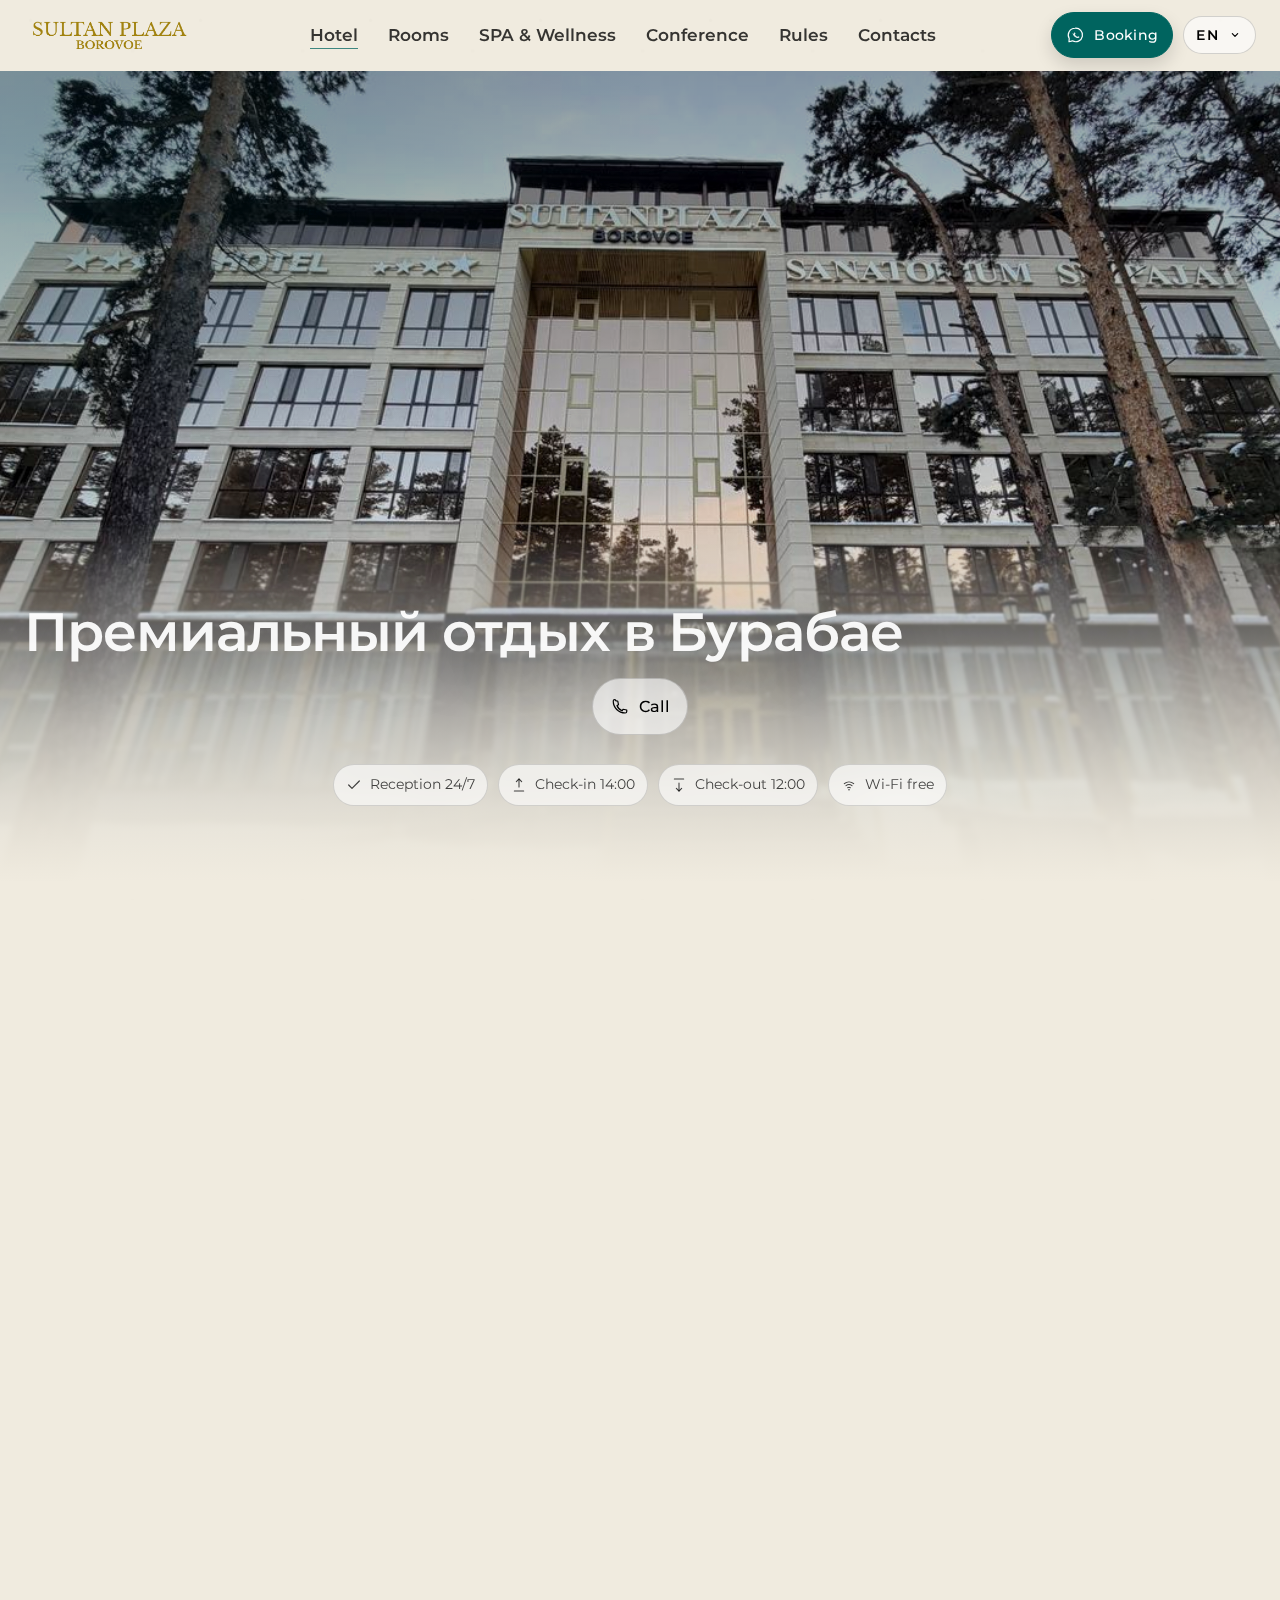
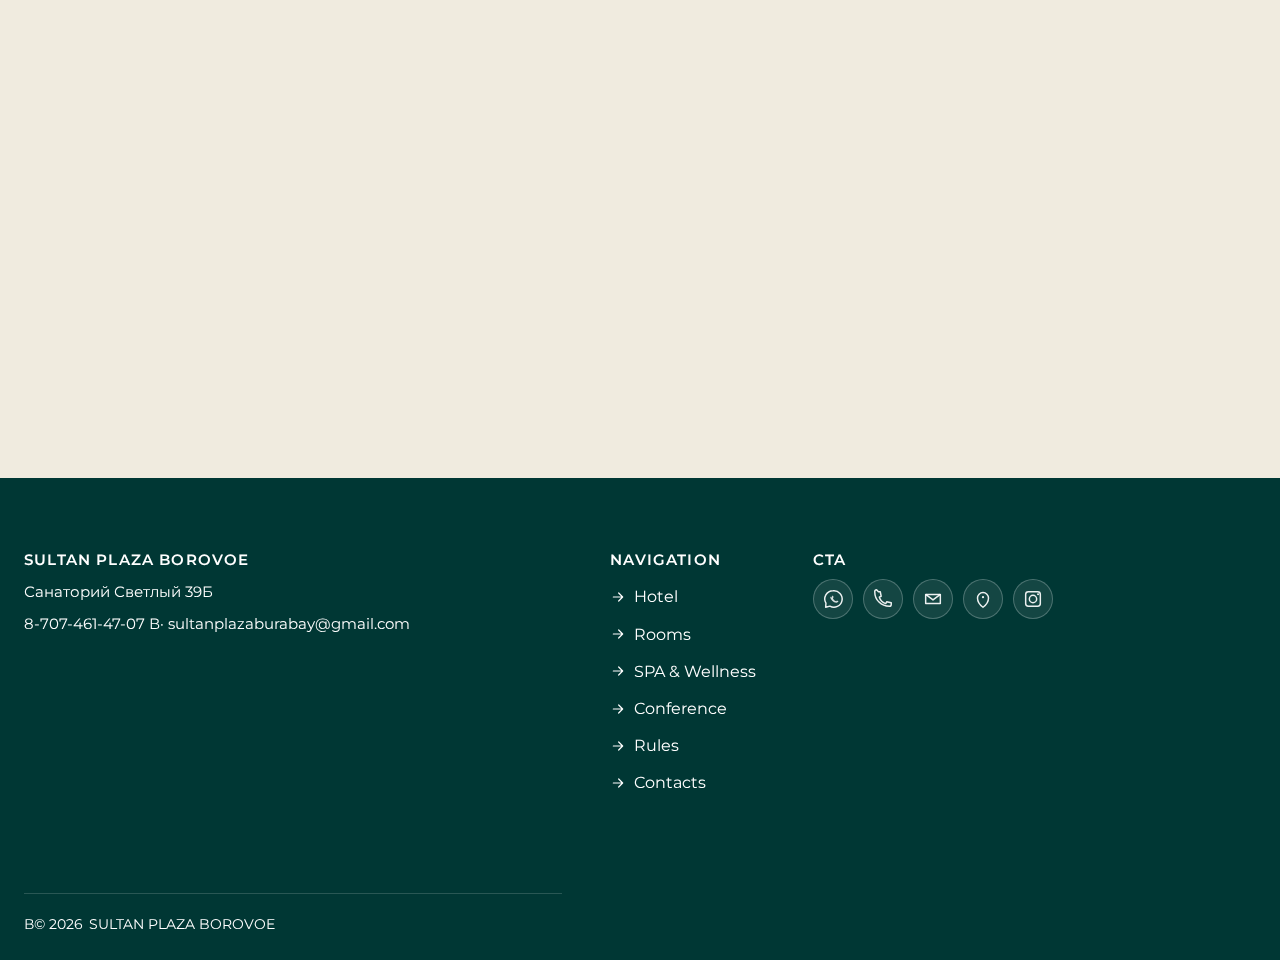
<file: index.html>
﻿<!doctype html>
<html lang="ru">
<head>
  <meta charset="UTF-8" />
  <link rel="icon" type="image/png" href="./assets/logo.png" />
  <meta name="viewport" content="width=device-width, initial-scale=1" />
  <meta name="color-scheme" content="light" />
  <meta name="theme-color" content="#ffffff" />
  <meta name="description" content="SULTAN PLAZA BOROVOE" />

  <title>SULTAN PLAZA BOROVOE - Hotel</title>

  <!-- Montserrat only -->
  <link rel="preconnect" href="https://fonts.googleapis.com">
  <link rel="preconnect" href="https://fonts.gstatic.com" crossorigin>
  <link rel="preload" as="style" href="https://fonts.googleapis.com/css2?family=Montserrat:wght@400;500;600&display=swap">
  <link href="https://fonts.googleapis.com/css2?family=Montserrat:wght@400;500;600&display=swap" rel="stylesheet">
  <link rel="preload" as="image" href="./assets/hero.jpg" fetchpriority="high" />

  <link rel="stylesheet" href="./css/base.css?v=20260208" />
  <link rel="stylesheet" href="./css/hotel.css?v=20260208" />
</head>
<body>
<a class="skip-link" href="#main" data-i18n="a11y.skip">Skip to content</a>
<div class="page">

    <header class="site-header" data-header>
        <div class="container header__inner">
            <a class="brand brand--logo-only" href="./index.html" aria-label="SULTAN PLAZA BOROVOE">
                <img class="brand__img" src="./assets/logo.png" alt="SULTAN PLAZA BOROVOE logo" />
            </a>

            <nav class="nav nav--desktop" aria-label="Primary">
                <a class="nav__link is-active" href="./index.html" data-i18n="nav.hotel">Hotel</a>
                <a class="nav__link" href="./rooms.html" data-i18n="nav.rooms">Rooms</a>
                <a class="nav__link" href="./spa.html" data-i18n="nav.spa">SPA & Wellness</a>
                <a class="nav__link" href="./conference.html" data-i18n="nav.conf">Конференц-зал</a>
                <a class="nav__link" href="./rules.html" data-i18n="nav.rules">Правила</a>
                <a class="nav__link" href="./contacts.html" data-i18n="nav.contacts">Контакты</a>
            </nav>

            <div class="header__actions">
                <a class="btn btn--primary btn--sm header__book" href="https://www.booking.com/Share-ZzD6zm" target="_blank" rel="noopener">
                    <svg class="icon" aria-hidden="true"><use href="./assets/icons/sprite.svg#i-whatsapp"></use></svg>
                    <span>Booking</span>
                </a>
                <div class="lang" aria-label="Language">
                    <button class="lang__btn" type="button" data-lang-toggle aria-expanded="false">
                        <span class="lang__code" data-lang-current>RU</span>
                        <svg class="icon icon--sm" aria-hidden="true"><use href="./assets/icons/sprite.svg#i-chevron"></use></svg>
                    </button>
                    <div class="lang__menu" data-lang-menu aria-hidden="true">
                        <button class="lang__item" type="button" data-lang="ru">Русский</button>
                        <button class="lang__item" type="button" data-lang="kk">Қазақша</button>
                        <button class="lang__item" type="button" data-lang="en">English</button>
                    </div>
                </div>

                <button class="burger" type="button" data-burger aria-label="Menu" aria-expanded="false">
                    <svg class="icon" aria-hidden="true"><use href="./assets/icons/sprite.svg#i-menu"></use></svg>
                </button>
            </div>
        </div>
    </header>

    <!-- Drawer (mobile) -->
    <div class="drawer" data-drawer aria-hidden="true">
        <button class="drawer__backdrop" type="button" data-drawer-close aria-label="Close"></button>
        <aside class="drawer__panel" role="dialog" aria-modal="true" aria-label="Menu">
            <div class="drawer__top">
                <div class="drawer__title" data-i18n="nav.menu">Меню</div>
                <button class="drawer__close" type="button" data-drawer-close aria-label="Close">
                    <svg class="icon" aria-hidden="true"><use href="./assets/icons/sprite.svg#i-close"></use></svg>
                </button>
            </div>

    <nav class="nav nav--mobile" aria-label="Mobile">
      <a class="nav__link is-active" href="./index.html" data-i18n="nav.hotel">Hotel</a>
            <a class="nav__link" href="./rooms.html" data-i18n="nav.rooms">Rooms</a>
            <a class="nav__link" href="./spa.html" data-i18n="nav.spa">SPA & Wellness</a>
            <a class="nav__link" href="./conference.html" data-i18n="nav.conf">Конференц-зал</a>
            <a class="nav__link" href="./rules.html" data-i18n="nav.rules">Правила</a>
            <a class="nav__link" href="./contacts.html" data-i18n="nav.contacts">Контакты</a>
                <div class="drawer__lang" aria-label="Language">
                <div class="drawer__label" data-i18n="nav.language">Язык</div>
                <div class="drawer__langs" role="group" aria-label="Language switcher">
                    <button class="lang__item" type="button" data-lang="ru">Русский</button>
                    <button class="lang__item" type="button" data-lang="kk">Қазақша</button>
                    <button class="lang__item" type="button" data-lang="en">English</button>
                </div>
            </div>

      <div class="drawer__cta">
      <a class="btn btn--primary" href="https://www.booking.com/Share-ZzD6zm" target="_blank" rel="noopener">
        <svg class="icon" aria-hidden="true"><use href="./assets/icons/sprite.svg#i-whatsapp"></use></svg>
        <span>Booking</span>
      </a>
      <a class="btn btn--ghost" href="tel:+77074614707">
        <svg class="icon" aria-hidden="true"><use href="./assets/icons/sprite.svg#i-phone"></use></svg>
        <span data-i18n="cta.call">Позвонить</span>
      </a>
    </div>
  </aside>
</div>

    <main id="main">

        <section class="hero" aria-label="Hero">
            <div class="hero__media" aria-hidden="true"></div>
            <div class="hero__veil" aria-hidden="true"></div>

            <div class="container hero__content">
                <h1 class="hero__title">Премиальный отдых в Бурабае</h1>

                <div class="hero__cta">
                 
                    <a class="btn btn--ghost" href="tel:+77074614707">
                        <svg class="icon" aria-hidden="true"><use href="./assets/icons/sprite.svg#i-phone"></use></svg>
                        <span data-i18n="cta.call">Позвонить</span>
                    </a>
                </div>

                <div class="chips">
                    <span class="chip"><svg class="icon icon--sm" aria-hidden="true"><use href="./assets/icons/sprite.svg#i-check"></use></svg><span data-i18n="meta.reception">Ресепшн 24/7</span></span>
                    <span class="chip"><svg class="icon icon--sm" aria-hidden="true"><use href="./assets/icons/sprite.svg#i-in"></use></svg><span data-i18n="meta.checkin">Заезд 14:00</span></span>
                    <span class="chip"><svg class="icon icon--sm" aria-hidden="true"><use href="./assets/icons/sprite.svg#i-out"></use></svg><span data-i18n="meta.checkout">Выезд 12:00</span></span>
                    <span class="chip"><svg class="icon icon--sm" aria-hidden="true"><use href="./assets/icons/sprite.svg#i-wifi"></use></svg><span data-i18n="meta.wifi">Wi-Fi free</span></span>
                </div>
            </div>
        </section>

        <section class="section">
            <div class="container two-col">
                <div class="glass" data-reveal>
                    <h2 class="h2" data-i18n="hotel.about.title">Об отеле</h2>
                    <div class="rule"></div>
                    <p class="p" data-i18n="hotel.about.p1">Минималистичный комфорт, понятные условия и быстрый контакт.</p>
                    <p class="p p--muted" data-i18n="hotel.about.p2">Ресторан/меню 13:00–00:00 (меню — по запросу фото/PDF).</p>
                </div>

                <div class="glass" data-reveal>
                    <p class="kicker" data-i18n="hotel.add.title">Дополнительно</p>
                    <div class="mini-list">
                        <div class="mini-list__item"><svg class="icon" aria-hidden="true"><use href="./assets/icons/sprite.svg#i-walk"></use></svg><span data-i18n="hotel.add.walk">Прогулочная зона за отелем</span></div>
                        <div class="mini-list__item"><svg class="icon" aria-hidden="true"><use href="./assets/icons/sprite.svg#i-spa"></use></svg><span data-i18n="hotel.add.pool">Внутренний бассейн</span></div>
                        <div class="mini-list__item"><svg class="icon" aria-hidden="true"><use href="./assets/icons/sprite.svg#i-kids"></use></svg><span data-i18n="hotel.add.kids">Детская комната/площадка</span></div>
                        <div class="mini-list__item"><svg class="icon" aria-hidden="true"><use href="./assets/icons/sprite.svg#i-check"></use></svg><span data-i18n="hotel.add.bbq">Терраса/BBQ</span></div>
                    </div>
                    <div class="rule"></div>
                    <div class="mini-list" style="margin-top:12px">
                        <div class="mini-list__item"><svg class="icon" aria-hidden="true"><use href="./assets/icons/sprite.svg#i-check"></use></svg><span data-i18n="hotel.about.li1">SPA: бассейн/хаммам 09:00–22:00, входит в стоимость + ингаляция + магнитотерапия</span></div>
                        <div class="mini-list__item"><svg class="icon" aria-hidden="true"><use href="./assets/icons/sprite.svg#i-kids"></use></svg><span data-i18n="hotel.about.li2">Детская комната: 6 этаж</span></div>
                        <div class="mini-list__item"><svg class="icon" aria-hidden="true"><use href="./assets/icons/sprite.svg#i-walk"></use></svg><span data-i18n="hotel.about.li3">Прогулочная зона за отелем</span></div>
                    </div>
                </div>
            </div>
        </section>

        <section class="section section--flush">
            <div class="container">
                <div class="section__header" data-reveal>
                    <p class="kicker" data-i18n="hotel.sections.title">Hotel В· Wellness В· Events</p>
                </div>

                <div class="feature-grid">
                    <a class="feature-card" href="./rooms.html" data-reveal>
                        <div class="feature-card__media" data-bg="./assets/rooms/standard.jpg">
                            <!-- Replace with real photo: /assets/rooms/... -->
                        </div>
                        <div class="feature-card__body">
                            <h3 class="h3" data-i18n="nav.rooms">Rooms</h3>
                            <p class="p p--muted" style="margin:10px 0 0" data-i18n="hotel.sections.rooms">Категории и цены (переключатель питания).</p>
                            <span class="link" style="margin-top:12px"><span data-i18n="cta.openRooms">Открыть номера</span><svg class="icon icon--sm" aria-hidden="true"><use href="./assets/icons/sprite.svg#i-arrow"></use></svg></span>
                        </div>
                    </a>

                    <a class="feature-card" href="./spa.html" data-reveal>
                        <div class="feature-card__media" data-bg="./assets/spa/pool.jpg">
                            <!-- Replace with real photo: /assets/spa/... -->
                        </div>
                        <div class="feature-card__body">
                            <h3 class="h3" data-i18n="nav.spa">SPA & Wellness</h3>
                            <p class="p p--muted" style="margin:10px 0 0" data-i18n="hotel.sections.spa">Входит в стоимость: бассейн, хаммам, процедуры.</p>
                            <span class="link" style="margin-top:12px"><span data-i18n="cta.openSpa">Открыть SPA</span><svg class="icon icon--sm" aria-hidden="true"><use href="./assets/icons/sprite.svg#i-arrow"></use></svg></span>
                        </div>
                    </a>

                    <a class="feature-card" href="./conference.html" data-reveal>
                        <div class="feature-card__media" data-bg="./assets/conference/hall.avif">
                            <!-- Replace with real photo: /assets/conference/... -->
                        </div>
                        <div class="feature-card__body">
                            <h3 class="h3" data-i18n="nav.conf">Конференц-зал</h3>
                            <p class="p p--muted" style="margin:10px 0 0" data-i18n="hotel.sections.conf">30 человек · проектор · микрофон · Wi-Fi.</p>
                            <span class="link" style="margin-top:12px"><span data-i18n="cta.openConf">Открыть зал</span><svg class="icon icon--sm" aria-hidden="true"><use href="./assets/icons/sprite.svg#i-arrow"></use></svg></span>
                        </div>
                    </a>
                </div>
            </div>
        </section>

    </main>

    <footer class="site-footer">
        <div class="container footer__inner">
            <div>
                <div class="footer__title" style="color: #fff;">SULTAN PLAZA BOROVOE</div>
                <div class="footer__meta" style="color: #fff;">Санаторий Светлый 39Б</div>
                <div class="footer__meta" style="color: #fff;">8-707-461-47-07 В· sultanplazaburabay@gmail.com</div>
            </div>

            <div class="footer__links">
                <div class="footer__col">
                    <div class="footer__head" data-i18n="footer.nav" style="color: #fff;">Навигация</div>

                    <a class="footer__link" href="./index.html" style="color: #fff;">
                        <svg class="icon icon--sm" aria-hidden="true" style="color: #fff; fill: currentColor;">
                            <use href="./assets/icons/sprite.svg#i-arrow"></use>
                        </svg>
                        <span data-i18n="nav.hotel" style="color: #fff;">Hotel</span>
                    </a>

                    <a class="footer__link" href="./rooms.html" style="color: #fff;">
                        <svg class="icon icon--sm" aria-hidden="true" style="color: #fff; fill: currentColor;">
                            <use href="./assets/icons/sprite.svg#i-arrow"></use>
                        </svg>
                        <span data-i18n="nav.rooms" style="color: #fff;">Rooms</span>
                    </a>

                    <a class="footer__link" href="./spa.html" style="color: #fff;">
                        <svg class="icon icon--sm" aria-hidden="true" style="color: #fff; fill: currentColor;">
                            <use href="./assets/icons/sprite.svg#i-arrow"></use>
                        </svg>
                        <span data-i18n="nav.spa" style="color: #fff;">SPA &amp; Wellness</span>
                    </a>

                    <a class="footer__link" href="./conference.html" style="color: #fff;">
                        <svg class="icon icon--sm" aria-hidden="true" style="color: #fff; fill: currentColor;">
                            <use href="./assets/icons/sprite.svg#i-arrow"></use>
                        </svg>
                        <span data-i18n="nav.conf" style="color: #fff;">Конференц-зал</span>
                    </a>

                    <a class="footer__link" href="./rules.html" style="color: #fff;">
                        <svg class="icon icon--sm" aria-hidden="true" style="color: #fff; fill: currentColor;">
                            <use href="./assets/icons/sprite.svg#i-arrow"></use>
                        </svg>
                        <span data-i18n="nav.rules" style="color: #fff;">Правила</span>
                    </a>

                    <a class="footer__link" href="./contacts.html" style="color: #fff;">
                        <svg class="icon icon--sm" aria-hidden="true" style="color: #fff; fill: currentColor;">
                            <use href="./assets/icons/sprite.svg#i-arrow"></use>
                        </svg>
                        <span data-i18n="nav.contacts" style="color: #fff;">Контакты</span>
                    </a>
                </div>
                <div class="footer__col">
                    <div class="footer__head" data-i18n="footer.cta" style="color: #fff;">CTA</div>

                    <div class="footer-icons">
                        <a class="footer-icon" href="https://www.booking.com/Share-17xLtRl" target="_blank" rel="noopener" aria-label="WhatsApp">
                            <svg class="icon" aria-hidden="true"><use href="./assets/icons/sprite.svg#i-whatsapp"></use></svg>
                            <span class="visually-hidden" data-i18n="cta.whatsapp">Booking</span>
                        </a>

                        <a class="footer-icon" href="tel:+77074614707" aria-label="пїЅпїЅпїЅпїЅпїЅпїЅпїЅпїЅпїЅ">
                            <svg class="icon" aria-hidden="true"><use href="./assets/icons/sprite.svg#i-phone"></use></svg>
                            <span class="visually-hidden" data-i18n="cta.call">пїЅпїЅпїЅпїЅпїЅпїЅпїЅпїЅпїЅ</span>
                        </a>

                        <a class="footer-icon" href="mailto:sultanplazaburabay@gmail.com" aria-label="Email">
                            <svg class="icon" aria-hidden="true"><use href="./assets/icons/sprite.svg#i-mail"></use></svg>
                            <span class="visually-hidden" data-i18n="cta.email">Email</span>
                        </a>

                        <a class="footer-icon" href="https://2gis.kz/kokshetau/geo/70000001047201313/70.259054470807314,52.977457366435075" target="_blank" rel="noopener" aria-label="2GIS">
                            <svg class="icon" aria-hidden="true"><use href="./assets/icons/sprite.svg#i-map"></use></svg>
                            <span class="visually-hidden" data-i18n="cta.map">2GIS</span>
                        </a>
                        <a class="footer-icon" href="https://www.instagram.com/sultan_plaza_borovoe/" target="_blank" rel="noopener" aria-label="Instagram">
                            <svg class="icon" aria-hidden="true"><use href="./assets/icons/sprite.svg#i-instagram"></use></svg>
                            <span class="visually-hidden">Instagram</span>
                        </a>
                    </div>
                </div>
            </div>

            <div class="footer__bottom">
                <div style="color: #fff;">В© <span data-year style="color: #fff;"></span> SULTAN PLAZA BOROVOE</div>
            </div>
        </div>
    </footer>


    <!-- Mobile quick actions -->
    <div class="mobile-actions" aria-label="Quick actions">
        <a class="mobile-actions__btn" href="https://wa.me/message/OLSP5EE7YBBVB1" target="_blank" rel="noopener" aria-label="BOOK">
            <span data-i18n="BOOK">BOOK</span>
        </a>



        <a class="mobile-actions__btn" href="https://2gis.kz/kokshetau/geo/70000001047201313/70.259054470807314,52.977457366435075" target="_blank" rel="noopener" aria-label="2GIS">
            <span data-i18n="cta.map">2GIS</span>
        </a>
    </div>

    <script src="./js/main.js?v=20260208" defer></script>

</div>
</body>
</html>
</file>
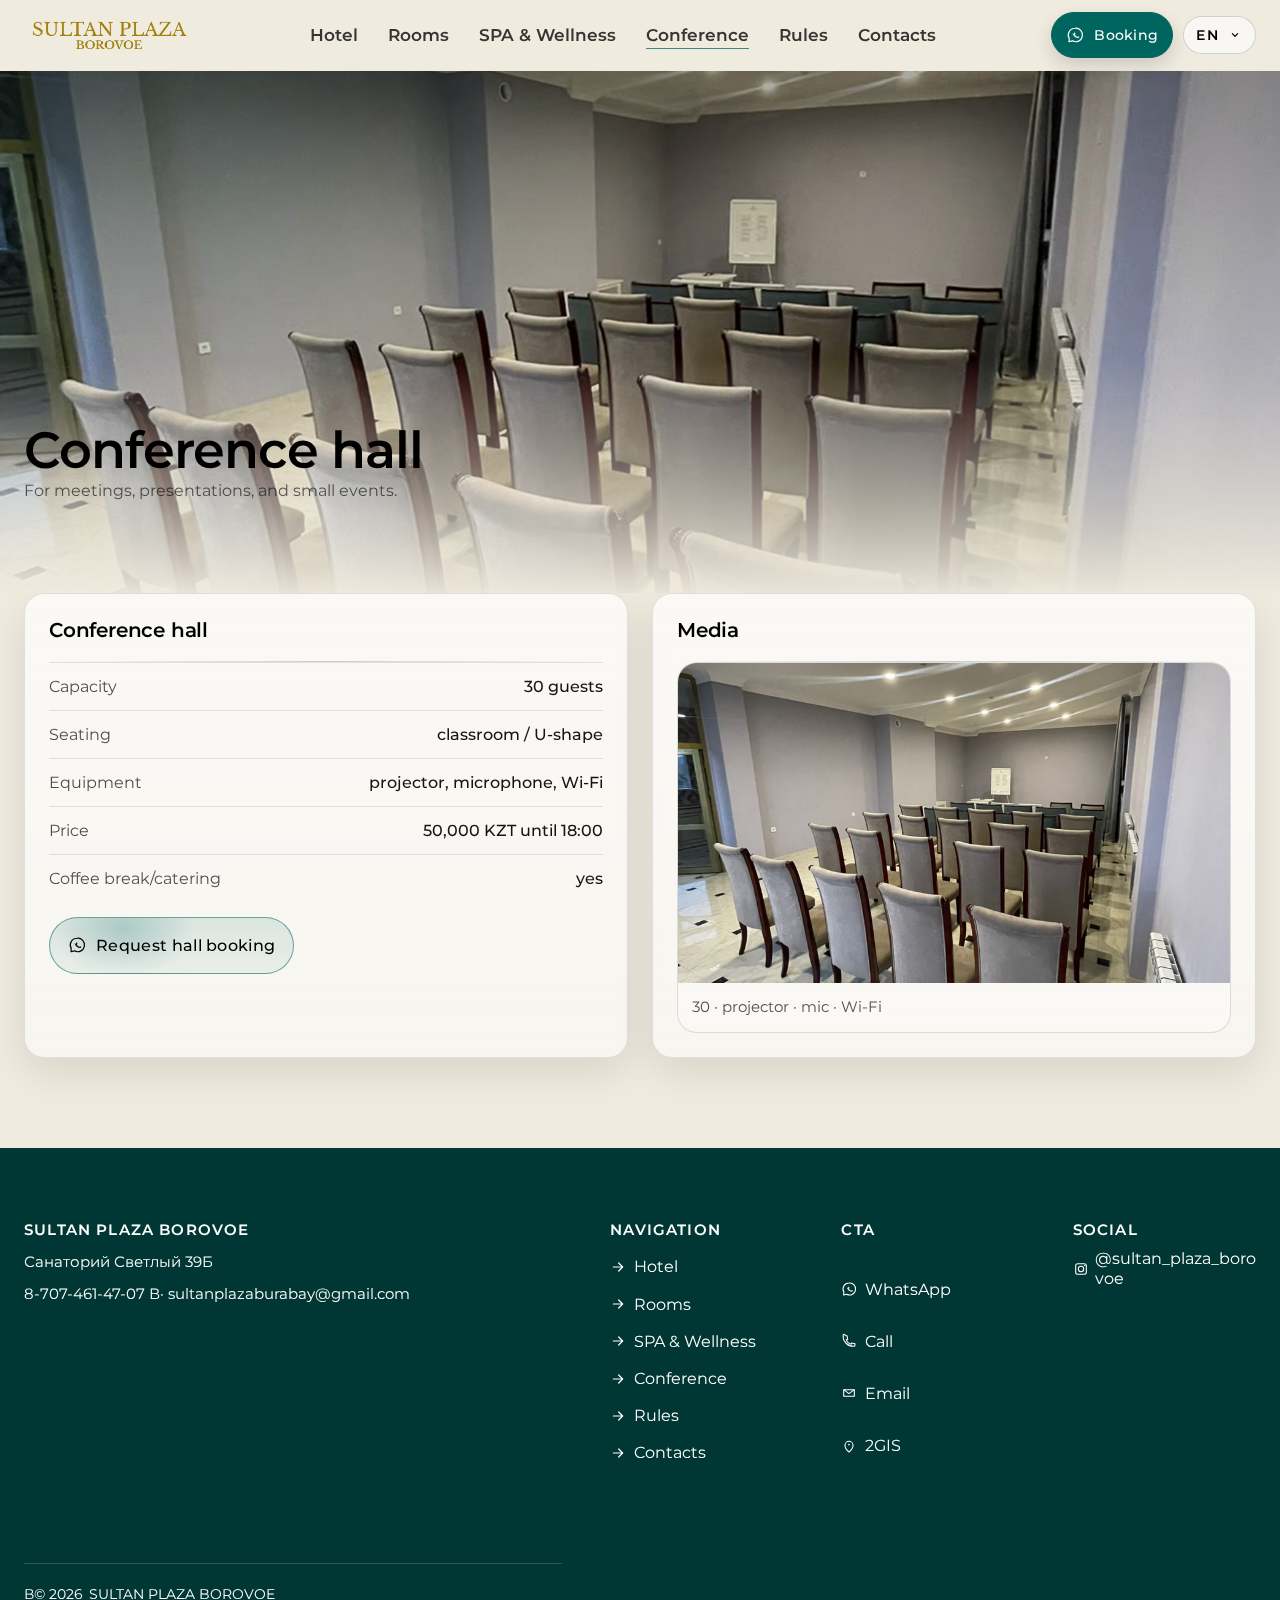
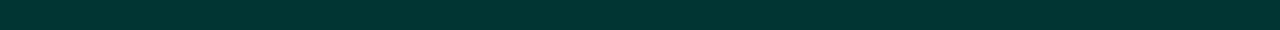
<file: conference.html>
﻿<!doctype html>
<html lang="ru">
<head>
  <meta charset="UTF-8" />
  <link rel="icon" type="image/png" href="./assets/logo.png" />
  <meta name="viewport" content="width=device-width, initial-scale=1" />
  <meta name="color-scheme" content="light" />
  <meta name="theme-color" content="#ffffff" />
  <meta name="description" content="SULTAN PLAZA BOROVOE" />

  <title>SULTAN PLAZA BOROVOE - Conference</title>

  <!-- Montserrat only -->
  <link rel="preconnect" href="https://fonts.googleapis.com">
  <link rel="preconnect" href="https://fonts.gstatic.com" crossorigin>
  <link rel="preload" as="style" href="https://fonts.googleapis.com/css2?family=Montserrat:wght@400;500;600&display=swap">
  <link href="https://fonts.googleapis.com/css2?family=Montserrat:wght@400;500;600&display=swap" rel="stylesheet">
  <link rel="preload" as="image" href="./assets/conference/hall.avif" fetchpriority="high" />

  <link rel="stylesheet" href="./css/base.css?v=20260208" />
  <link rel="stylesheet" href="./css/conference.css?v=20260208" />
</head>
<body>
<a class="skip-link" href="#main" data-i18n="a11y.skip">Skip to content</a>
<div class="page">

    <header class="site-header" data-header>
        <div class="container header__inner">
            <a class="brand brand--logo-only" href="./index.html" aria-label="SULTAN PLAZA BOROVOE">
                <img class="brand__img" src="./assets/logo.png" alt="SULTAN PLAZA BOROVOE logo" />
            </a>

            <nav class="nav nav--desktop" aria-label="Primary">
                <a class="nav__link" href="./index.html" data-i18n="nav.hotel">Hotel</a>
                <a class="nav__link" href="./rooms.html" data-i18n="nav.rooms">Rooms</a>
                <a class="nav__link" href="./spa.html" data-i18n="nav.spa">SPA & Wellness</a>
                <a class="nav__link is-active" href="./conference.html" data-i18n="nav.conf">Конференц-зал</a>
                <a class="nav__link" href="./rules.html" data-i18n="nav.rules">Правила</a>
                <a class="nav__link" href="./contacts.html" data-i18n="nav.contacts">Контакты</a>
            </nav>

            <div class="header__actions">
                <a class="btn btn--primary btn--sm header__book" href="https://www.booking.com/Share-ZzD6zm" target="_blank" rel="noopener">
                    <svg class="icon" aria-hidden="true"><use href="./assets/icons/sprite.svg#i-whatsapp"></use></svg>
                    <span>Booking</span>
                </a>
                <div class="lang" aria-label="Language">
                    <button class="lang__btn" type="button" data-lang-toggle aria-expanded="false">
                        <span class="lang__code" data-lang-current>RU</span>
                        <svg class="icon icon--sm" aria-hidden="true"><use href="./assets/icons/sprite.svg#i-chevron"></use></svg>
                    </button>
                    <div class="lang__menu" data-lang-menu aria-hidden="true">
                        <button class="lang__item" type="button" data-lang="ru">Русский</button>
                        <button class="lang__item" type="button" data-lang="kk">Қазақша</button>
                        <button class="lang__item" type="button" data-lang="en">English</button>
                    </div>
                </div>

                <button class="burger" type="button" data-burger aria-label="Menu" aria-expanded="false">
                    <svg class="icon" aria-hidden="true"><use href="./assets/icons/sprite.svg#i-menu"></use></svg>
                </button>
            </div>
        </div>
    </header>

    <!-- Drawer (mobile) -->
    <div class="drawer" data-drawer aria-hidden="true">
        <button class="drawer__backdrop" type="button" data-drawer-close aria-label="Close"></button>
        <aside class="drawer__panel" role="dialog" aria-modal="true" aria-label="Menu">
            <div class="drawer__top">
                <div class="drawer__title" data-i18n="nav.menu">Меню</div>
                <button class="drawer__close" type="button" data-drawer-close aria-label="Close">
                    <svg class="icon" aria-hidden="true"><use href="./assets/icons/sprite.svg#i-close"></use></svg>
                </button>
            </div>

            <nav class="nav nav--mobile" aria-label="Mobile">
                <a class="nav__link" href="./index.html" data-i18n="nav.hotel">Hotel</a>
                <a class="nav__link" href="./rooms.html" data-i18n="nav.rooms">Rooms</a>
                <a class="nav__link" href="./spa.html" data-i18n="nav.spa">SPA & Wellness</a>
                <a class="nav__link is-active" href="./conference.html" data-i18n="nav.conf">Конференц-зал</a>
                <a class="nav__link" href="./rules.html" data-i18n="nav.rules">Правила</a>
                <a class="nav__link" href="./contacts.html" data-i18n="nav.contacts">Контакты</a>
                        <div class="drawer__lang" aria-label="Language">
                <div class="drawer__label" data-i18n="nav.language">Язык</div>
                <div class="drawer__langs" role="group" aria-label="Language switcher">
                    <button class="lang__item" type="button" data-lang="ru">Русский</button>
                    <button class="lang__item" type="button" data-lang="kk">Қазақша</button>
                    <button class="lang__item" type="button" data-lang="en">English</button>
                </div>
            </div>

                <div class="drawer__cta">
                <a class="btn btn--primary" href="https://www.booking.com/Share-ZzD6zm" target="_blank" rel="noopener">
                    <svg class="icon" aria-hidden="true"><use href="./assets/icons/sprite.svg#i-whatsapp"></use></svg>
                    <span>Booking</span>
                </a>
                <a class="btn btn--ghost" href="tel:+77074614707">
                    <svg class="icon" aria-hidden="true"><use href="./assets/icons/sprite.svg#i-phone"></use></svg>
                    <span data-i18n="cta.call">Позвонить</span>
                </a>
            </div>
        </aside>
    </div>

    <main id="main">

        <section class="page-hero page-hero--conf" aria-label="Conference hero">
            <div class="page-hero__media" aria-hidden="true"></div>
            <div class="page-hero__veil" aria-hidden="true"></div>
            <div class="container page-hero__content">
                <h1 class="h1" data-i18n="conf.title">Конференц-зал</h1>
                <p class="p p--muted" data-i18n="conf.lead">Удобно для встреч и презентаций.</p>
            </div>
        </section>

        <section class="section section--flush">
            <div class="container facts">
                <div class="glass fact-card" data-reveal>
                    <h2 class="h3" style="margin-bottom: 8px;" data-i18n="conf.title">Конференц-зал</h2>
                    <div class="rule"></div>

                    <div class="fact-row">
                        <div class="fact-key" data-i18n="conf.capacity.k">Вместимость</div>
                        <div class="fact-val" data-i18n="conf.capacity.v">30 человек</div>
                    </div>
                    <div class="fact-row">
                        <div class="fact-key" data-i18n="conf.seating.k">Рассадки</div>
                        <div class="fact-val" data-i18n="conf.seating.v">класс / П-форма</div>
                    </div>
                    <div class="fact-row">
                        <div class="fact-key" data-i18n="conf.tech.k">Техника</div>
                        <div class="fact-val" data-i18n="conf.tech.v">проектор, микрофон, Wi‑Fi</div>
                    </div>
                    <div class="fact-row">
                        <div class="fact-key" data-i18n="conf.price.k">Цена</div>
                        <div class="fact-val" data-i18n="conf.price.v">50 000 тг до 18:00</div>
                    </div>
                    <div class="fact-row">
                        <div class="fact-key" data-i18n="conf.catering.k">Кофе-брейк/кейтеринг</div>
                        <div class="fact-val" data-i18n="conf.catering.v">Да</div>
                    </div>

                    <div style="margin-top: 14px;">
                        <a class="btn btn--primary" href="https://wa.me/message/OLSP5EE7YBBVB1" target="_blank" rel="noopener">
                            <svg class="icon" aria-hidden="true"><use href="./assets/icons/sprite.svg#i-whatsapp"></use></svg>
                            <span data-i18n="conf.cta">Запросить бронь зала</span>
                        </a>
                    </div>
                </div>

                <div class="glass fact-card" data-reveal>
                    <h2 class="h3" style="margin-bottom: 8px;">Media</h2>
                    <div class="rule"></div>
                    <div class="media-card">
                        <div class="media-card__img" data-bg="./assets/conference/hall.avif">
                            <!-- Replace with real photo: /assets/conference/hall.avif -->
                        </div>
                        <div class="media-card__cap" data-i18n="conf.gallery.cap">30 · projector · mic · Wi‑Fi</div>
                    </div>
                </div>
            </div>
        </section>

    </main>

    <footer class="site-footer"
            >

        <div class="container footer__inner">
            <div>
                <div class="footer__title" style="color: #fff;">SULTAN PLAZA BOROVOE</div>
                <div class="footer__meta" style="color: #fff;">Санаторий Светлый 39Б</div>
                <div class="footer__meta" style="color: #fff;">8-707-461-47-07 В· sultanplazaburabay@gmail.com</div>
            </div>

            <div class="footer__links">
                <div class="footer__col">
                    <div class="footer__head" data-i18n="footer.nav" style="color: #fff;">Навигация</div>

                    <a class="footer__link" href="./index.html" style="color: #fff;">
                        <svg class="icon icon--sm" aria-hidden="true" style="color: #fff; fill: currentColor;">
                            <use href="./assets/icons/sprite.svg#i-arrow"></use>
                        </svg>
                        <span data-i18n="nav.hotel" style="color: #fff;">Hotel</span>
                    </a>

                    <a class="footer__link" href="./rooms.html" style="color: #fff;">
                        <svg class="icon icon--sm" aria-hidden="true" style="color: #fff; fill: currentColor;">
                            <use href="./assets/icons/sprite.svg#i-arrow"></use>
                        </svg>
                        <span data-i18n="nav.rooms" style="color: #fff;">Rooms</span>
                    </a>

                    <a class="footer__link" href="./spa.html" style="color: #fff;">
                        <svg class="icon icon--sm" aria-hidden="true" style="color: #fff; fill: currentColor;">
                            <use href="./assets/icons/sprite.svg#i-arrow"></use>
                        </svg>
                        <span data-i18n="nav.spa" style="color: #fff;">SPA &amp; Wellness</span>
                    </a>

                    <a class="footer__link" href="./conference.html" style="color: #fff;">
                        <svg class="icon icon--sm" aria-hidden="true" style="color: #fff; fill: currentColor;">
                            <use href="./assets/icons/sprite.svg#i-arrow"></use>
                        </svg>
                        <span data-i18n="nav.conf" style="color: #fff;">Конференц-зал</span>
                    </a>

                    <a class="footer__link" href="./rules.html" style="color: #fff;">
                        <svg class="icon icon--sm" aria-hidden="true" style="color: #fff; fill: currentColor;">
                            <use href="./assets/icons/sprite.svg#i-arrow"></use>
                        </svg>
                        <span data-i18n="nav.rules" style="color: #fff;">Правила</span>
                    </a>

                    <a class="footer__link" href="./contacts.html" style="color: #fff;">
                        <svg class="icon icon--sm" aria-hidden="true" style="color: #fff; fill: currentColor;">
                            <use href="./assets/icons/sprite.svg#i-arrow"></use>
                        </svg>
                        <span data-i18n="nav.contacts" style="color: #fff;">Контакты</span>
                    </a>
                </div>

                <div class="footer__col">
                    <div class="footer__head" data-i18n="footer.cta" style="color: #fff;">CTA</div>

                    <a class="footer__link" href="https://wa.me/message/OLSP5EE7YBBVB1" target="_blank" rel="noopener" style="color: #fff;">
                        <svg class="icon icon--sm" aria-hidden="true" style="color: #fff; fill: currentColor;">
                            <use href="./assets/icons/sprite.svg#i-whatsapp"></use>
                        </svg>
                        <span data-i18n="cta.whatsapp" style="color: #fff;">WhatsApp</span>
                    </a>

                    <a class="footer__link" href="tel:+77074614707" style="color: #fff;">
                        <svg class="icon icon--sm" aria-hidden="true" style="color: #fff; fill: currentColor;">
                            <use href="./assets/icons/sprite.svg#i-phone"></use>
                        </svg>
                        <span data-i18n="cta.call" style="color: #fff;">Позвонить</span>
                    </a>

                    <a class="footer__link" href="mailto:sultanplazaburabay@gmail.com" style="color: #fff;">
                        <svg class="icon icon--sm" aria-hidden="true" style="color: #fff; fill: currentColor;">
                            <use href="./assets/icons/sprite.svg#i-mail"></use>
                        </svg>
                        <span data-i18n="cta.email" style="color: #fff;">Email</span>
                    </a>

                    <a class="footer__link" href="https://2gis.kz/kokshetau/geo/70000001047201313/70.259054470807314,52.977457366435075" target="_blank" rel="noopener" style="color: #fff;">
                        <svg class="icon icon--sm" aria-hidden="true" style="color: #fff; fill: currentColor;">
                            <use href="./assets/icons/sprite.svg#i-map"></use>
                        </svg>
                        <span data-i18n="cta.map" style="color: #fff;">2GIS</span>
                    </a>
                </div>

                <div class="footer__col">
                    <div class="footer__head" data-i18n="footer.social" style="color: #fff;">Соцсети</div>

                    <a class="footer__link" href="https://www.instagram.com/sultan_plaza_borovoe/" target="_blank" rel="noopener" style="color: #fff;">
                        <svg class="icon icon--sm" aria-hidden="true" style="color: #fff; fill: currentColor;">
                            <use href="./assets/icons/sprite.svg#i-instagram"></use>
                        </svg>
                        <span style="color: #fff;">@sultan_plaza_borovoe</span>
                    </a>
                </div>
            </div>

            <div class="footer__bottom">
                <div style="color: #fff;">В© <span data-year style="color: #fff;"></span> SULTAN PLAZA BOROVOE</div>
            </div>
        </div>
    </footer>


    <!-- Mobile quick actions -->
    <div class="mobile-actions" aria-label="Quick actions">
        <a class="mobile-actions__btn" href="https://wa.me/message/OLSP5EE7YBBVB1" target="_blank" rel="noopener" aria-label="BOOK">
            <span data-i18n="BOOK">BOOK</span>
        </a>



        <a class="mobile-actions__btn" href="https://2gis.kz/kokshetau/geo/70000001047201313/70.259054470807314,52.977457366435075" target="_blank" rel="noopener" aria-label="2GIS">
            <span data-i18n="cta.map">2GIS</span>
        </a>
    </div>

    <script src="./js/main.js?v=20260208" defer></script>

</div>
</body>
</html>
</file>
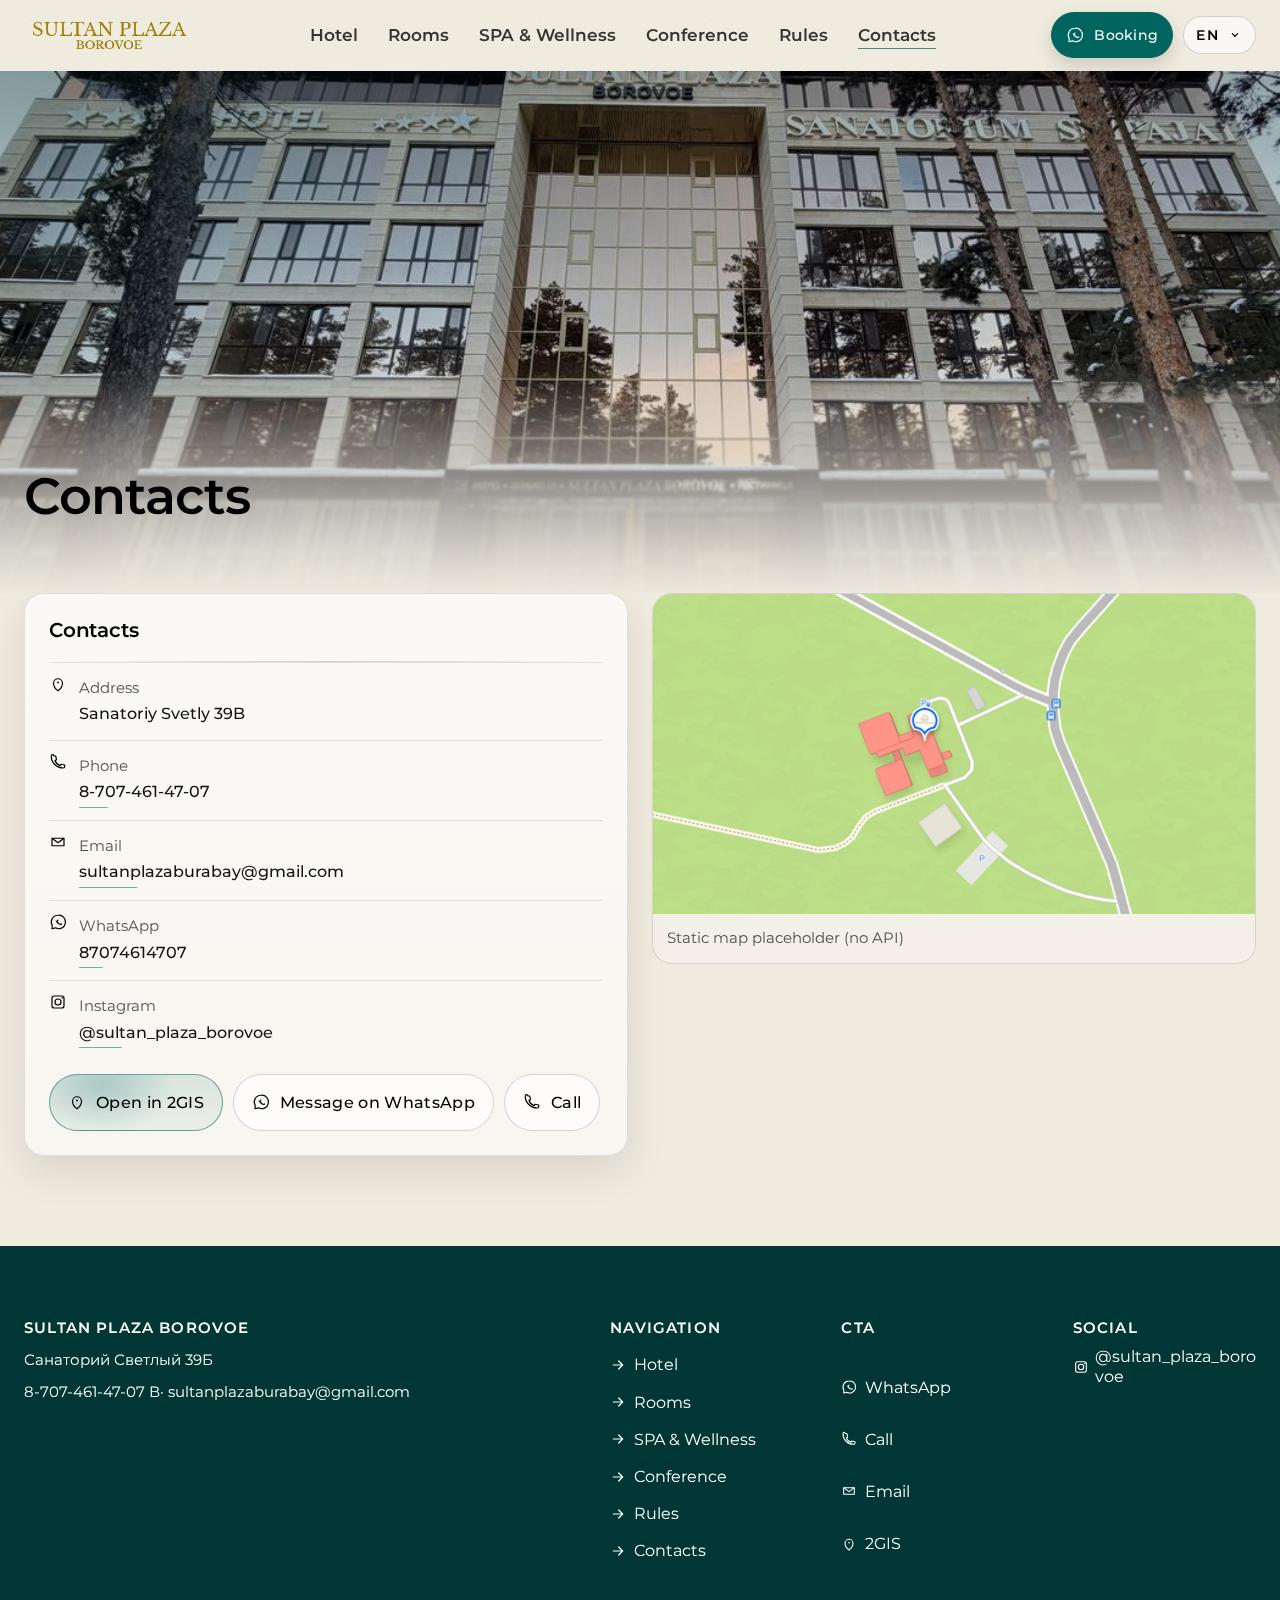
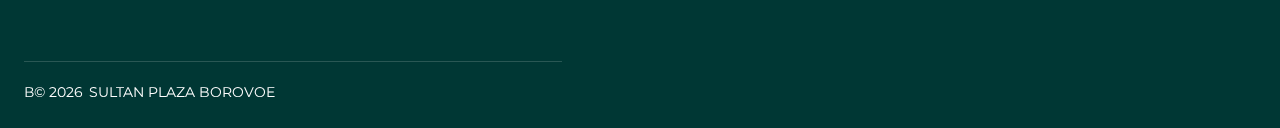
<file: contacts.html>
﻿<!doctype html>
<html lang="ru">
<head>
  <meta charset="UTF-8" />
  <link rel="icon" type="image/png" href="./assets/logo.png" />
  <meta name="viewport" content="width=device-width, initial-scale=1" />
  <meta name="color-scheme" content="light" />
  <meta name="theme-color" content="#ffffff" />
  <meta name="description" content="SULTAN PLAZA BOROVOE" />

  <title>SULTAN PLAZA BOROVOE - Contacts</title>

  <!-- Montserrat only -->
  <link rel="preconnect" href="https://fonts.googleapis.com">
  <link rel="preconnect" href="https://fonts.gstatic.com" crossorigin>
  <link rel="preload" as="style" href="https://fonts.googleapis.com/css2?family=Montserrat:wght@400;500;600&display=swap">
  <link href="https://fonts.googleapis.com/css2?family=Montserrat:wght@400;500;600&display=swap" rel="stylesheet">
  <link rel="preload" as="image" href="./assets/hero.jpg" fetchpriority="high" />

  <link rel="stylesheet" href="./css/base.css?v=20260208" />
  <link rel="stylesheet" href="./css/contacts.css?v=20260208" />
</head>
<body>
<a class="skip-link" href="#main" data-i18n="a11y.skip">Skip to content</a>
<div class="page">

    <header class="site-header" data-header>
        <div class="container header__inner">
            <a class="brand brand--logo-only" href="./index.html" aria-label="SULTAN PLAZA BOROVOE">
                <img class="brand__img" src="./assets/logo.png" alt="SULTAN PLAZA BOROVOE logo" />
            </a>

            <nav class="nav nav--desktop" aria-label="Primary">
                <a class="nav__link" href="./index.html" data-i18n="nav.hotel">Hotel</a>
                <a class="nav__link" href="./rooms.html" data-i18n="nav.rooms">Rooms</a>
                <a class="nav__link" href="./spa.html" data-i18n="nav.spa">SPA & Wellness</a>
                <a class="nav__link" href="./conference.html" data-i18n="nav.conf">Конференц-зал</a>
                <a class="nav__link" href="./rules.html" data-i18n="nav.rules">Правила</a>
                <a class="nav__link is-active" href="./contacts.html" data-i18n="nav.contacts">Контакты</a>
            </nav>

            <div class="header__actions">
                <a class="btn btn--primary btn--sm header__book" href="https://www.booking.com/Share-ZzD6zm" target="_blank" rel="noopener">
                    <svg class="icon" aria-hidden="true"><use href="./assets/icons/sprite.svg#i-whatsapp"></use></svg>
                    <span>Booking</span>
                </a>
                <div class="lang" aria-label="Language">
                    <button class="lang__btn" type="button" data-lang-toggle aria-expanded="false">
                        <span class="lang__code" data-lang-current>RU</span>
                        <svg class="icon icon--sm" aria-hidden="true"><use href="./assets/icons/sprite.svg#i-chevron"></use></svg>
                    </button>
                    <div class="lang__menu" data-lang-menu aria-hidden="true">
                        <button class="lang__item" type="button" data-lang="ru">Русский</button>
                        <button class="lang__item" type="button" data-lang="kk">Қазақша</button>
                        <button class="lang__item" type="button" data-lang="en">English</button>
                    </div>
                </div>

                <button class="burger" type="button" data-burger aria-label="Menu" aria-expanded="false">
                    <svg class="icon" aria-hidden="true"><use href="./assets/icons/sprite.svg#i-menu"></use></svg>
                </button>
            </div>
        </div>
    </header>

    <!-- Drawer (mobile) -->
    <div class="drawer" data-drawer aria-hidden="true">
        <button class="drawer__backdrop" type="button" data-drawer-close aria-label="Close"></button>
        <aside class="drawer__panel" role="dialog" aria-modal="true" aria-label="Menu">
            <div class="drawer__top">
                <div class="drawer__title" data-i18n="nav.menu">Меню</div>
                <button class="drawer__close" type="button" data-drawer-close aria-label="Close">
                    <svg class="icon" aria-hidden="true"><use href="./assets/icons/sprite.svg#i-close"></use></svg>
                </button>
            </div>

            <nav class="nav nav--mobile" aria-label="Mobile">
                <a class="nav__link" href="./index.html" data-i18n="nav.hotel">Hotel</a>
                <a class="nav__link" href="./rooms.html" data-i18n="nav.rooms">Rooms</a>
                <a class="nav__link" href="./spa.html" data-i18n="nav.spa">SPA & Wellness</a>
                <a class="nav__link" href="./conference.html" data-i18n="nav.conf">Конференц-зал</a>
                <a class="nav__link" href="./rules.html" data-i18n="nav.rules">Правила</a>
                <a class="nav__link is-active" href="./contacts.html" data-i18n="nav.contacts">Контакты</a>
                        <div class="drawer__lang" aria-label="Language">
                <div class="drawer__label" data-i18n="nav.language">Язык</div>
                <div class="drawer__langs" role="group" aria-label="Language switcher">
                    <button class="lang__item" type="button" data-lang="ru">Русский</button>
                    <button class="lang__item" type="button" data-lang="kk">Қазақша</button>
                    <button class="lang__item" type="button" data-lang="en">English</button>
                </div>
            </div>

                <div class="drawer__cta">
                <a class="btn btn--primary" href="https://www.booking.com/Share-ZzD6zm" target="_blank" rel="noopener">
                    <svg class="icon" aria-hidden="true"><use href="./assets/icons/sprite.svg#i-whatsapp"></use></svg>
                    <span>Booking</span>
                </a>
                <a class="btn btn--ghost" href="tel:+77074614707">
                    <svg class="icon" aria-hidden="true"><use href="./assets/icons/sprite.svg#i-phone"></use></svg>
                    <span data-i18n="cta.call">Позвонить</span>
                </a>
            </div>
        </aside>
    </div>

    <main id="main">

        <section class="page-hero page-hero--contacts" aria-label="Contacts hero">
            <div class="page-hero__media" aria-hidden="true"></div>
            <div class="page-hero__veil" aria-hidden="true"></div>
            <div class="container page-hero__content">
                <h1 class="h1" data-i18n="contacts.title">Контакты</h1>
            </div>
        </section>

        <section class="section section--flush">
            <div class="container contact-grid">
                <div class="glass contact-card" data-reveal>
                    <h2 class="h3" style="margin-bottom:8px;" data-i18n="contacts.title">Контакты</h2>
                    <div class="rule"></div>

                    <div class="contact-row">
                        <svg class="icon" aria-hidden="true"><use href="./assets/icons/sprite.svg#i-map"></use></svg>
                        <div>
                            <div class="contact-row__label" data-i18n="contacts.addr.k">Адрес</div>
                            <div class="contact-row__value" data-i18n="contacts.addr.v">Санаторий Светлый 39Б</div>
                        </div>
                    </div>

                    <div class="contact-row">
                        <svg class="icon" aria-hidden="true"><use href="./assets/icons/sprite.svg#i-phone"></use></svg>
                        <div>
                            <div class="contact-row__label" data-i18n="contacts.tel.k">Телефон</div>
                            <div class="contact-row__value"><a class="link" href="tel:+77074614707">8-707-461-47-07</a></div>
                        </div>
                    </div>

                    <div class="contact-row">
                        <svg class="icon" aria-hidden="true"><use href="./assets/icons/sprite.svg#i-mail"></use></svg>
                        <div>
                            <div class="contact-row__label" data-i18n="contacts.email.k">Email</div>
                            <div class="contact-row__value"><a class="link" href="mailto:sultanplazaburabay@gmail.com">sultanplazaburabay@gmail.com</a></div>
                        </div>
                    </div>

                    <div class="contact-row">
                        <svg class="icon" aria-hidden="true"><use href="./assets/icons/sprite.svg#i-whatsapp"></use></svg>
                        <div>
                            <div class="contact-row__label" data-i18n="contacts.wa.k">WhatsApp</div>
                            <div class="contact-row__value"><a class="link" href="https://wa.me/message/OLSP5EE7YBBVB1" target="_blank" rel="noopener">87074614707</a></div>
                        </div>
                    </div>

                    <div class="contact-row">
                        <svg class="icon" aria-hidden="true"><use href="./assets/icons/sprite.svg#i-instagram"></use></svg>
                        <div>
                            <div class="contact-row__label" data-i18n="contacts.ig.k">Instagram</div>
                            <div class="contact-row__value"><a class="link" href="https://www.instagram.com/sultan_plaza_borovoe/" target="_blank" rel="noopener">@sultan_plaza_borovoe</a></div>
                        </div>
                    </div>

                    <div class="contact-actions">
                        <a class="btn btn--primary" href="https://2gis.kz/kokshetau/geo/70000001047201313/70.259054470807314,52.977457366435075" target="_blank" rel="noopener">
                            <svg class="icon" aria-hidden="true"><use href="./assets/icons/sprite.svg#i-map"></use></svg>
                            <span data-i18n="contacts.btn.map">Открыть в 2GIS</span>
                        </a>
                        <a class="btn btn--ghost" href="https://wa.me/message/OLSP5EE7YBBVB1" target="_blank" rel="noopener">
                            <svg class="icon" aria-hidden="true"><use href="./assets/icons/sprite.svg#i-whatsapp"></use></svg>
                            <span data-i18n="contacts.btn.wa">Написать в WhatsApp</span>
                        </a>
                        <a class="btn btn--ghost" href="tel:+77074614707">
                            <svg class="icon" aria-hidden="true"><use href="./assets/icons/sprite.svg#i-phone"></use></svg>
                            <span data-i18n="contacts.btn.call">Позвонить</span>
                        </a>
                    </div>
                </div>

                <div class="map-card" data-reveal>
                    <div class="map-card__img" data-bg="./assets/map-placeholder.jpg" aria-label="Map placeholder">
                        <!-- Optional: replace with a static image screenshot -->
                    </div>
                    <div class="map-card__cap" data-i18n="contacts.map.caption">Статичная карта (плейсхолдер без API)</div>
                </div>
            </div>
        </section>

    </main>

    <footer class="site-footer">
        <div class="container footer__inner">
            <div>
                <div class="footer__title" style="color: #fff;">SULTAN PLAZA BOROVOE</div>
                <div class="footer__meta" style="color: #fff;">Санаторий Светлый 39Б</div>
                <div class="footer__meta" style="color: #fff;">8-707-461-47-07 В· sultanplazaburabay@gmail.com</div>
            </div>

            <div class="footer__links">
                <div class="footer__col">
                    <div class="footer__head" data-i18n="footer.nav" style="color: #fff;">Навигация</div>

                    <a class="footer__link" href="./index.html" style="color: #fff;">
                        <svg class="icon icon--sm" aria-hidden="true" style="color: #fff; fill: currentColor;">
                            <use href="./assets/icons/sprite.svg#i-arrow"></use>
                        </svg>
                        <span data-i18n="nav.hotel" style="color: #fff;">Hotel</span>
                    </a>

                    <a class="footer__link" href="./rooms.html" style="color: #fff;">
                        <svg class="icon icon--sm" aria-hidden="true" style="color: #fff; fill: currentColor;">
                            <use href="./assets/icons/sprite.svg#i-arrow"></use>
                        </svg>
                        <span data-i18n="nav.rooms" style="color: #fff;">Rooms</span>
                    </a>

                    <a class="footer__link" href="./spa.html" style="color: #fff;">
                        <svg class="icon icon--sm" aria-hidden="true" style="color: #fff; fill: currentColor;">
                            <use href="./assets/icons/sprite.svg#i-arrow"></use>
                        </svg>
                        <span data-i18n="nav.spa" style="color: #fff;">SPA &amp; Wellness</span>
                    </a>

                    <a class="footer__link" href="./conference.html" style="color: #fff;">
                        <svg class="icon icon--sm" aria-hidden="true" style="color: #fff; fill: currentColor;">
                            <use href="./assets/icons/sprite.svg#i-arrow"></use>
                        </svg>
                        <span data-i18n="nav.conf" style="color: #fff;">Конференц-зал</span>
                    </a>

                    <a class="footer__link" href="./rules.html" style="color: #fff;">
                        <svg class="icon icon--sm" aria-hidden="true" style="color: #fff; fill: currentColor;">
                            <use href="./assets/icons/sprite.svg#i-arrow"></use>
                        </svg>
                        <span data-i18n="nav.rules" style="color: #fff;">Правила</span>
                    </a>

                    <a class="footer__link" href="./contacts.html" style="color: #fff;">
                        <svg class="icon icon--sm" aria-hidden="true" style="color: #fff; fill: currentColor;">
                            <use href="./assets/icons/sprite.svg#i-arrow"></use>
                        </svg>
                        <span data-i18n="nav.contacts" style="color: #fff;">Контакты</span>
                    </a>
                </div>

                <div class="footer__col">
                    <div class="footer__head" data-i18n="footer.cta" style="color: #fff;">CTA</div>

                    <a class="footer__link" href="https://wa.me/message/OLSP5EE7YBBVB1" target="_blank" rel="noopener" style="color: #fff;">
                        <svg class="icon icon--sm" aria-hidden="true" style="color: #fff; fill: currentColor;">
                            <use href="./assets/icons/sprite.svg#i-whatsapp"></use>
                        </svg>
                        <span data-i18n="cta.whatsapp" style="color: #fff;">WhatsApp</span>
                    </a>

                    <a class="footer__link" href="tel:+77074614707" style="color: #fff;">
                        <svg class="icon icon--sm" aria-hidden="true" style="color: #fff; fill: currentColor;">
                            <use href="./assets/icons/sprite.svg#i-phone"></use>
                        </svg>
                        <span data-i18n="cta.call" style="color: #fff;">Позвонить</span>
                    </a>

                    <a class="footer__link" href="mailto:sultanplazaburabay@gmail.com" style="color: #fff;">
                        <svg class="icon icon--sm" aria-hidden="true" style="color: #fff; fill: currentColor;">
                            <use href="./assets/icons/sprite.svg#i-mail"></use>
                        </svg>
                        <span data-i18n="cta.email" style="color: #fff;">Email</span>
                    </a>

                    <a class="footer__link" href="https://2gis.kz/kokshetau/geo/70000001047201313/70.259054470807314,52.977457366435075" target="_blank" rel="noopener" style="color: #fff;">
                        <svg class="icon icon--sm" aria-hidden="true" style="color: #fff; fill: currentColor;">
                            <use href="./assets/icons/sprite.svg#i-map"></use>
                        </svg>
                        <span data-i18n="cta.map" style="color: #fff;">2GIS</span>
                    </a>
                </div>

                <div class="footer__col">
                    <div class="footer__head" data-i18n="footer.social" style="color: #fff;">Соцсети</div>

                    <a class="footer__link" href="https://www.instagram.com/sultan_plaza_borovoe/" target="_blank" rel="noopener" style="color: #fff;">
                        <svg class="icon icon--sm" aria-hidden="true" style="color: #fff; fill: currentColor;">
                            <use href="./assets/icons/sprite.svg#i-instagram"></use>
                        </svg>
                        <span style="color: #fff;">@sultan_plaza_borovoe</span>
                    </a>
                </div>
            </div>

            <div class="footer__bottom">
                <div style="color: #fff;">В© <span data-year style="color: #fff;"></span> SULTAN PLAZA BOROVOE</div>
            </div>
        </div>
    </footer>


    <!-- Mobile quick actions -->
    <div class="mobile-actions" aria-label="Quick actions">
        <a class="mobile-actions__btn" href="https://www.booking.com/Share-xo5VIV" target="_blank" rel="noopener" aria-label="BOOK">
            <span data-i18n="BOOK">BOOK</span>
        </a>



        <a class="mobile-actions__btn" href="https://2gis.kz/kokshetau/geo/70000001047201313/70.259054470807314,52.977457366435075" target="_blank" rel="noopener" aria-label="2GIS">
            <span data-i18n="cta.map">2GIS</span>
        </a>
    </div>

    <script src="./js/main.js?v=20260208" defer></script>

</div>
</body>
</html>
</file>
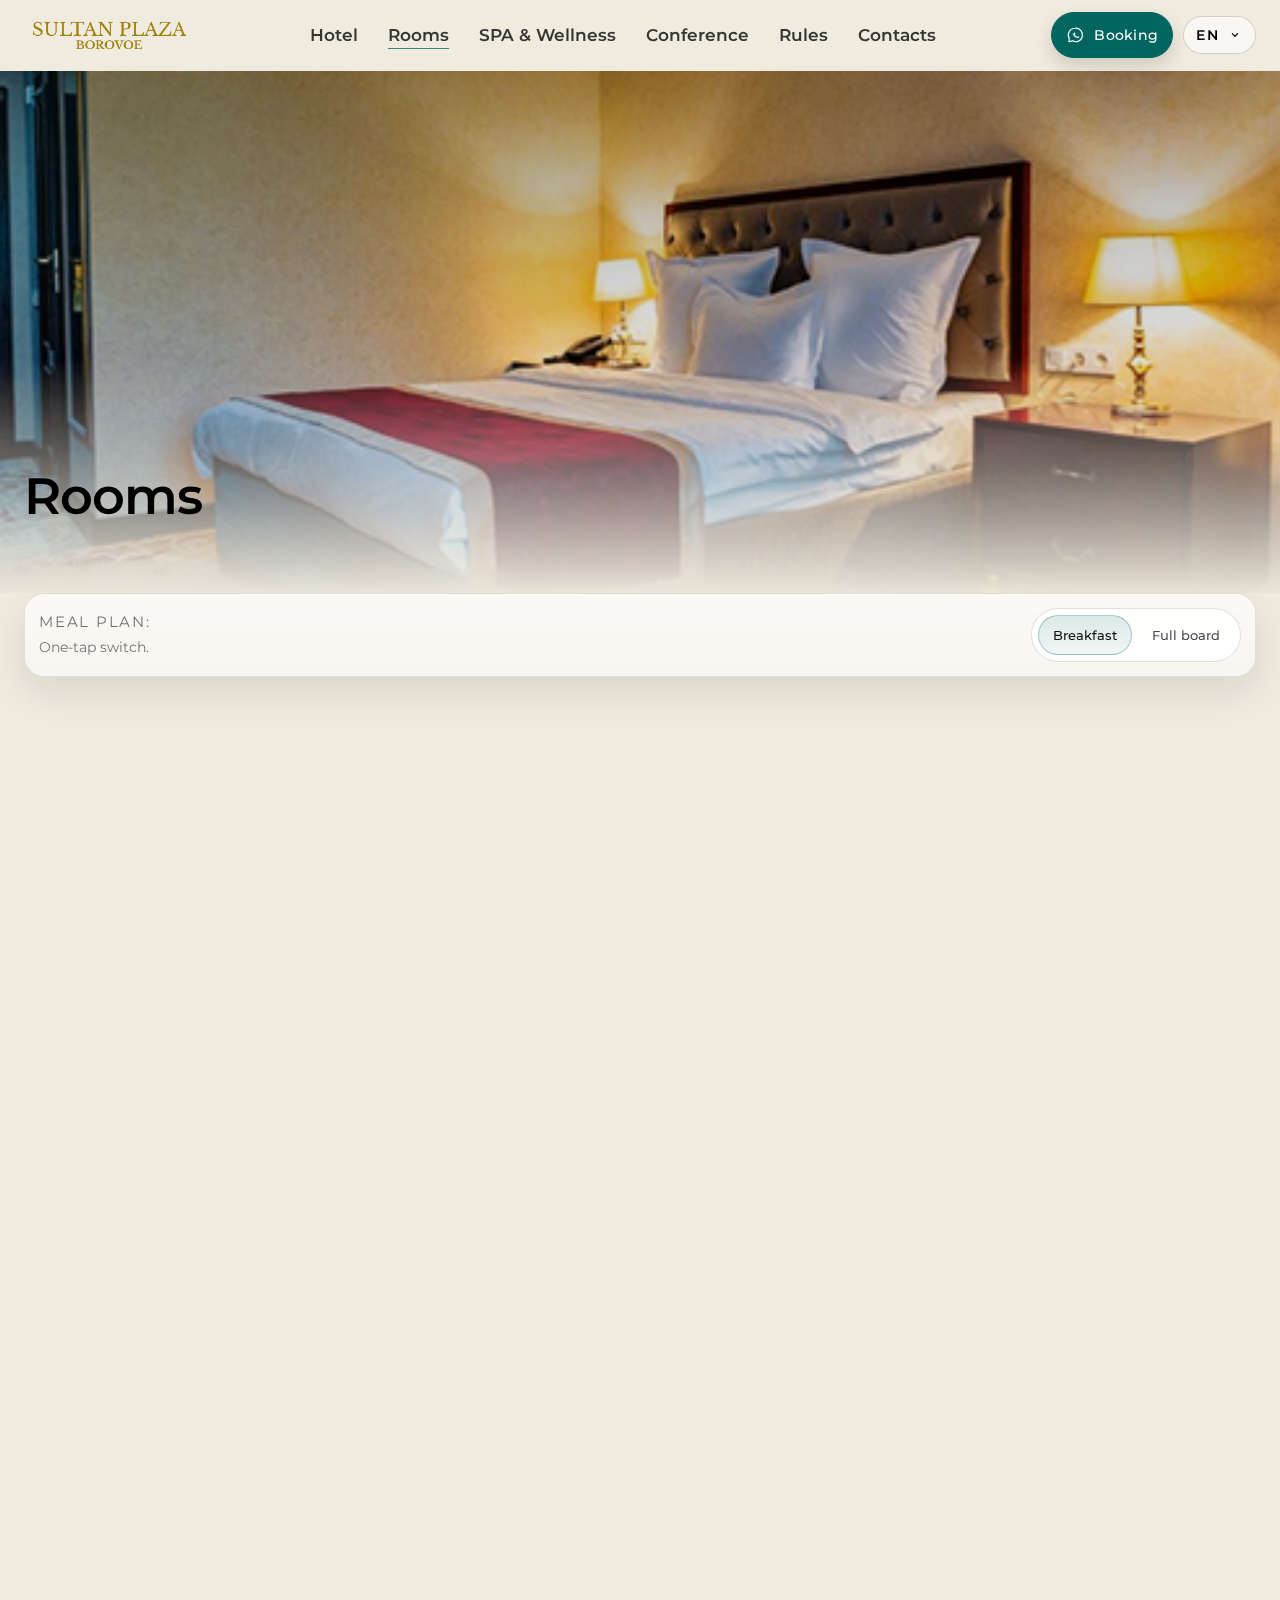
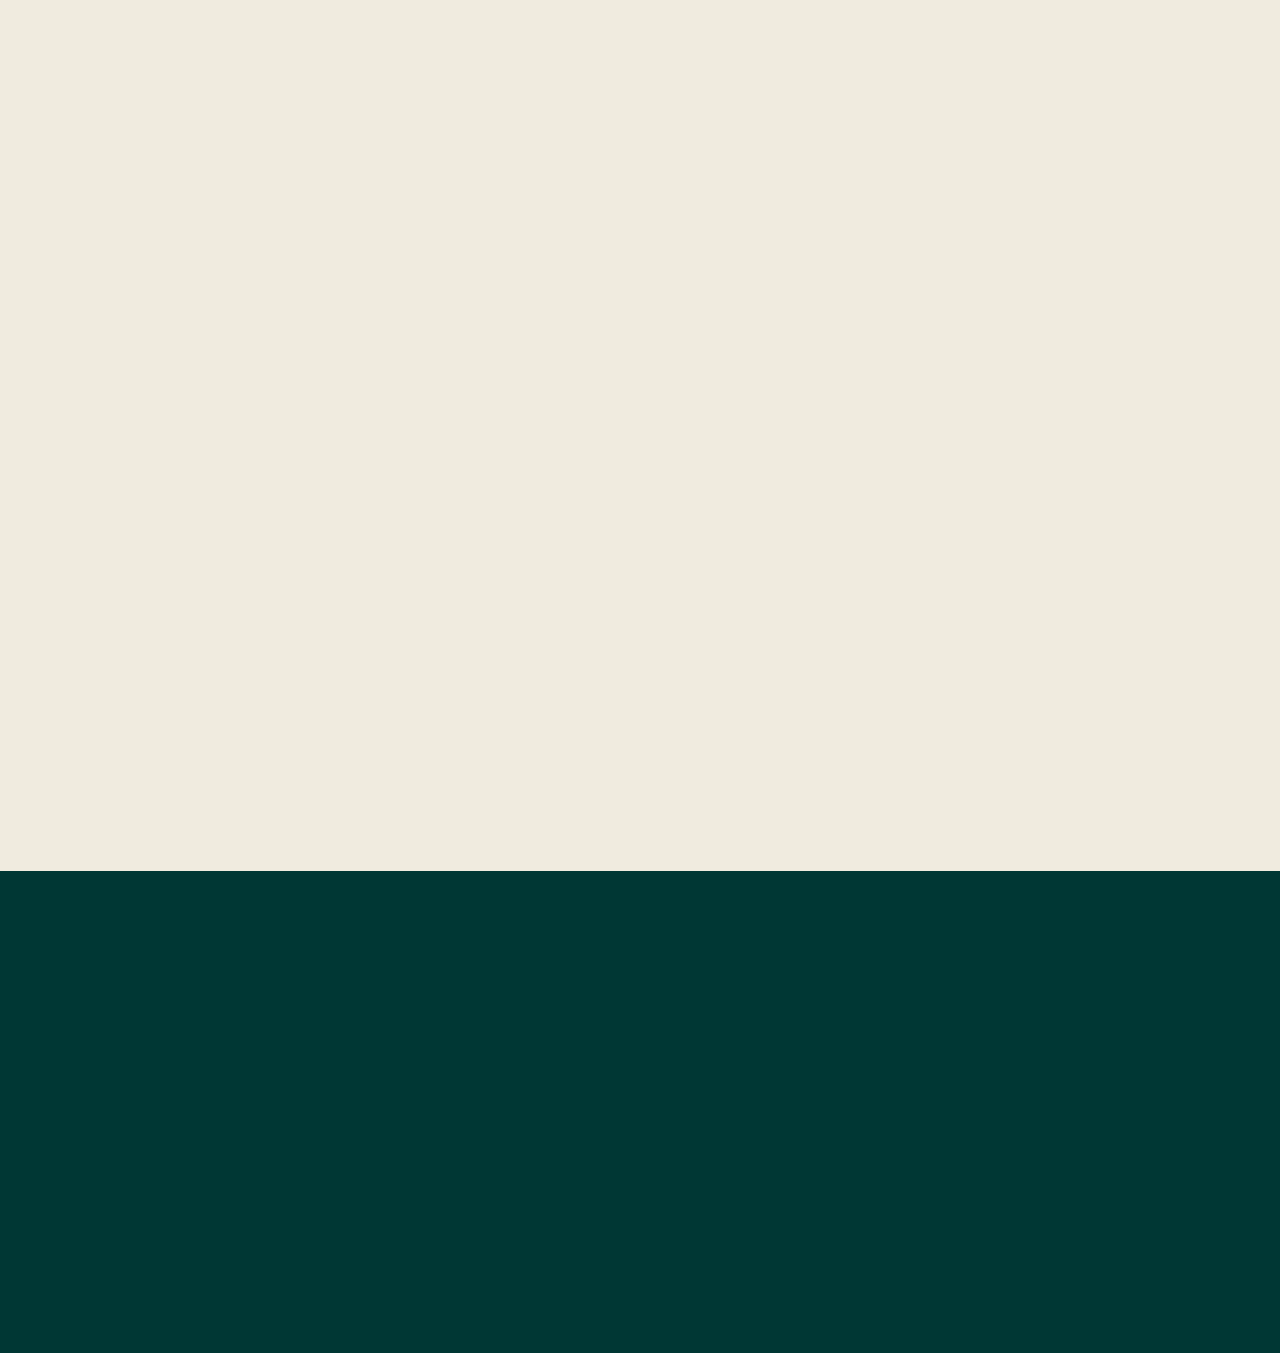
<file: rooms.html>
﻿<!doctype html>
<html lang="ru">
<head>
    <meta charset="UTF-8" />
    <link rel="icon" type="image/png" href="./assets/logo.png" />
    <meta name="viewport" content="width=device-width, initial-scale=1" />
    <meta name="color-scheme" content="light" />
    <meta name="theme-color" content="#ffffff" />
    <meta name="description" content="SULTAN PLAZA BOROVOE" />

    <title>SULTAN PLAZA BOROVOE - Rooms</title>

    <!-- Montserrat only -->
    <link rel="preconnect" href="https://fonts.googleapis.com">
    <link rel="preconnect" href="https://fonts.gstatic.com" crossorigin>
    <link rel="preload" as="style" href="https://fonts.googleapis.com/css2?family=Montserrat:wght@400;500;600&display=swap">
    <link href="https://fonts.googleapis.com/css2?family=Montserrat:wght@400;500;600&display=swap" rel="stylesheet">
    <link rel="preload" as="image" href="./assets/rooms/standard.jpg" fetchpriority="high" />

    <link rel="stylesheet" href="./css/base.css?v=20260208" />
    <link rel="stylesheet" href="./css/rooms.css?v=20260208" />
</head>
<body>
    <a class="skip-link" href="#main" data-i18n="a11y.skip">Skip to content</a>
    <div class="page">

        <header class="site-header" data-header>
            <div class="container header__inner">
                <a class="brand brand--logo-only" href="./index.html" aria-label="SULTAN PLAZA BOROVOE">
                    <img class="brand__img" src="./assets/logo.png" alt="SULTAN PLAZA BOROVOE logo" />
                </a>

                <nav class="nav nav--desktop" aria-label="Primary">
                    <a class="nav__link" href="./index.html" data-i18n="nav.hotel">Hotel</a>
                    <a class="nav__link is-active" href="./rooms.html" data-i18n="nav.rooms">Rooms</a>
                    <a class="nav__link" href="./spa.html" data-i18n="nav.spa">SPA & Wellness</a>
                    <a class="nav__link" href="./conference.html" data-i18n="nav.conf">Конференц-зал</a>
                    <a class="nav__link" href="./rules.html" data-i18n="nav.rules">Правила</a>
                    <a class="nav__link" href="./contacts.html" data-i18n="nav.contacts">Контакты</a>
                </nav>

                <div class="header__actions">
                    <a class="btn btn--primary btn--sm header__book" href="https://www.booking.com/Share-ZzD6zm" target="_blank" rel="noopener">
                        <svg class="icon" aria-hidden="true"><use href="./assets/icons/sprite.svg#i-whatsapp"></use></svg>
                        <span>Booking</span>
                    </a>
                    <div class="lang" aria-label="Language">
                        <button class="lang__btn" type="button" data-lang-toggle aria-expanded="false">
                            <span class="lang__code" data-lang-current>RU</span>
                            <svg class="icon icon--sm" aria-hidden="true"><use href="./assets/icons/sprite.svg#i-chevron"></use></svg>
                        </button>
                        <div class="lang__menu" data-lang-menu aria-hidden="true">
                            <button class="lang__item" type="button" data-lang="ru">Русский</button>
                            <button class="lang__item" type="button" data-lang="kk">Қазақша</button>
                            <button class="lang__item" type="button" data-lang="en">English</button>
                        </div>
                    </div>

                    <button class="burger" type="button" data-burger aria-label="Menu" aria-expanded="false">
                        <svg class="icon" aria-hidden="true"><use href="./assets/icons/sprite.svg#i-menu"></use></svg>
                    </button>
                </div>
            </div>
        </header>

        <!-- Drawer (mobile) -->
        <div class="drawer" data-drawer aria-hidden="true">
            <button class="drawer__backdrop" type="button" data-drawer-close aria-label="Close"></button>
            <aside class="drawer__panel" role="dialog" aria-modal="true" aria-label="Menu">
                <div class="drawer__top">
                    <div class="drawer__title" data-i18n="nav.menu">Меню</div>
                    <button class="drawer__close" type="button" data-drawer-close aria-label="Close">
                        <svg class="icon" aria-hidden="true"><use href="./assets/icons/sprite.svg#i-close"></use></svg>
                    </button>
                </div>

                <nav class="nav nav--mobile" aria-label="Mobile">
                    <a class="nav__link" href="./index.html" data-i18n="nav.hotel">Hotel</a>
                    <a class="nav__link is-active" href="./rooms.html" data-i18n="nav.rooms">Rooms</a>
                    <a class="nav__link" href="./spa.html" data-i18n="nav.spa">SPA & Wellness</a>
                    <a class="nav__link" href="./conference.html" data-i18n="nav.conf">Конференц-зал</a>
                    <a class="nav__link" href="./rules.html" data-i18n="nav.rules">Правила</a>
                    <a class="nav__link" href="./contacts.html" data-i18n="nav.contacts">Контакты</a>
                    <div class="drawer__lang" aria-label="Language">
                        <div class="drawer__label" data-i18n="nav.language">Язык</div>
                        <div class="drawer__langs" role="group" aria-label="Language switcher">
                            <button class="lang__item" type="button" data-lang="ru">Русский</button>
                            <button class="lang__item" type="button" data-lang="kk">Қазақша</button>
                            <button class="lang__item" type="button" data-lang="en">English</button>
                        </div>
                    </div>

                    <div class="drawer__cta">
                        <a class="btn btn--primary" href="https://www.booking.com/Share-ZzD6zm" target="_blank" rel="noopener">
                            <svg class="icon" aria-hidden="true"><use href="./assets/icons/sprite.svg#i-whatsapp"></use></svg>
                            <span>Booking</span>
                        </a>
                        <a class="btn btn--ghost" href="tel:+77074614707">
                            <svg class="icon" aria-hidden="true"><use href="./assets/icons/sprite.svg#i-phone"></use></svg>
                            <span data-i18n="cta.call">Позвонить</span>
                        </a>
                    </div>
            </aside>
        </div>

        <main id="main">

            <section class="page-hero page-hero--rooms" aria-label="Rooms hero">
                <div class="page-hero__media" aria-hidden="true"></div>
                <div class="page-hero__veil" aria-hidden="true"></div>
                <div class="container page-hero__content">
                    <h1 class="h1" data-i18n="rooms.title">Номера</h1>
                </div>
            </section>

            <section class="section section--flush">
                <div class="container">
                    <div class="glass pricing-toggle" data-reveal>
                        <div>
                            <div class="pricing-toggle__label" data-i18n="rooms.toggle.label">Питание:</div>
                            <div class="pricing-toggle__hint" data-i18n="rooms.toggle.hint">Лёгкий переключатель.</div>
                        </div>
                        <div class="segmented" role="tablist" aria-label="Meal plan">
                            <button class="segmented__btn is-active" type="button" data-plan-btn data-plan="breakfast" role="tab" aria-selected="true" data-i18n="rooms.toggle.breakfast">Завтрак</button>
                            <button class="segmented__btn" type="button" data-plan-btn data-plan="fullboard" role="tab" aria-selected="false" data-i18n="rooms.toggle.full">Полный пансион</button>
                        </div>
                    </div>

                    <div class="rooms-grid" style="margin-top: var(--space-6);">
                        <!-- 1) Standard -->
                        <article class="glass room-card" data-reveal data-breakfast="61 000" data-fullboard="99 000">
                            <div class="room-card__media" data-bg="./assets/rooms/standard.jpg">
                                <!-- Replace with real photo: /assets/rooms/standard.jpg -->
                            </div>
                            <div class="room-card__body">
                                <div class="room-card__top">
                                    <div>
                                        <h3 class="h3" data-i18n="rooms.r1.name">Стандарт</h3>
                                        <p class="p p--muted" style="margin:6px 0 0" data-i18n="rooms.r1.cap">2 взрослых + дети до 6</p>
                                    </div>
                                    <span class="badge">
                                        <svg class="icon icon--sm" aria-hidden="true"><use href="./assets/icons/sprite.svg#i-check"></use></svg>
                                        <span data-i18n="rooms.badge.breakfast">Завтрак включён</span>
                                    </span>
                                </div>

                                <div class="room-card__specs">
                                    <span class="spec">31&#1084;&sup2;</span>
                                    <span class="spec">King</span>
                                    <span class="spec" data-i18n="rooms.balcony">Балкон</span>
                                </div>

                                <div class="room-card__price">
                                    <div class="price__value js-price-value">61 000</div>
                                    <div class="price__currency" data-i18n="rooms.perNight">тг / ночь</div>
                                </div>

                                <ul class="checklist">
                                    <li data-i18n="rooms.eq.cos">Косметика</li>
                                    <li data-i18n="rooms.eq.tv">ТВ</li>
                                    <li data-i18n="rooms.eq.dryer">Фен</li>
                                    <li data-i18n="rooms.eq.kettle">Чайник</li>
                                    <li data-i18n="rooms.eq.safe">Сейф и т.д.</li>
                                </ul>

                                <div class="room-card__actions">
                                    <a class="btn btn--primary" href="https://wa.me/message/OLSP5EE7YBBVB1" target="_blank" rel="noopener">
                                        <svg class="icon" aria-hidden="true"><use href="./assets/icons/sprite.svg#i-whatsapp"></use></svg>
                                        <span data-i18n="cta.availability">BOOK</span>
                                    </a>
                                    <a class="btn btn--ghost" href="tel:+77074614707">
                                        <svg class="icon" aria-hidden="true"><use href="./assets/icons/sprite.svg#i-phone"></use></svg>
                                        <span data-i18n="cta.call">Позвонить</span>
                                    </a>
                                </div>
                            </div>
                        </article>

                        <!-- 2) Deluxe twin -->
                        <article class="glass room-card" data-reveal data-breakfast="69 000" data-fullboard="107 000">
                            <div class="room-card__media" data-bg="./assets/rooms/deluxe-twin.jpg">
                                <!-- Replace with real photo: /assets/rooms/deluxe-twin.jpg -->
                            </div>
                            <div class="room-card__body">
                                <div class="room-card__top">
                                    <div>
                                        <h3 class="h3" data-i18n="rooms.r2.name">Де-люкс твин</h3>
                                        <p class="p p--muted" style="margin:6px 0 0" data-i18n="rooms.r2.cap">2 взрослых + дети до 6</p>
                                    </div>
                                    <span class="badge">
                                        <svg class="icon icon--sm" aria-hidden="true"><use href="./assets/icons/sprite.svg#i-check"></use></svg>
                                        <span data-i18n="rooms.badge.breakfast">Завтрак включён</span>
                                    </span>
                                </div>

                                <div class="room-card__specs">
                                    <span class="spec">31&#1084;&sup2;</span>
                                    <span class="spec">Twin</span>
                                    <span class="spec" data-i18n="rooms.balcony">Балкон</span>
                                </div>

                                <div class="room-card__price">
                                    <div class="price__value js-price-value">69 000</div>
                                    <div class="price__currency" data-i18n="rooms.perNight">тг / ночь</div>
                                </div>

                                <ul class="checklist">
                                    <li data-i18n="rooms.eq.cos">Косметика</li>
                                    <li data-i18n="rooms.eq.tv">ТВ</li>
                                    <li data-i18n="rooms.eq.dryer">Фен</li>
                                    <li data-i18n="rooms.eq.kettle">Чайник</li>
                                    <li data-i18n="rooms.eq.safe">Сейф и т.д.</li>
                                </ul>

                                <div class="room-card__actions">
                                    <a class="btn btn--primary" href="https://wa.me/message/OLSP5EE7YBBVB1" target="_blank" rel="noopener">
                                        <svg class="icon" aria-hidden="true"><use href="./assets/icons/sprite.svg#i-whatsapp"></use></svg>
                                        <span data-i18n="cta.availability">Уточнить наличие</span>
                                    </a>
                                    <a class="btn btn--ghost" href="tel:+77074614707">
                                        <svg class="icon" aria-hidden="true"><use href="./assets/icons/sprite.svg#i-phone"></use></svg>
                                        <span data-i18n="cta.call">Позвонить</span>
                                    </a>
                                </div>
                            </div>
                        </article>

                        <!-- 3) Family -->
                        <article class="glass room-card" data-reveal data-breakfast="90 000" data-fullboard="128 000">
                            <div class="room-card__media" data-bg="./assets/rooms/family.jpg">
                                <!-- Replace with real photo: /assets/rooms/family.jpg -->
                            </div>
                            <div class="room-card__body">
                                <div class="room-card__top">
                                    <div>
                                        <h3 class="h3" data-i18n="rooms.r3.name">Семейный</h3>
                                        <p class="p p--muted" style="margin:6px 0 0" data-i18n="rooms.r3.cap">3 взрослых или 2+1 подросток</p>
                                    </div>
                                    <span class="badge">
                                        <svg class="icon icon--sm" aria-hidden="true"><use href="./assets/icons/sprite.svg#i-check"></use></svg>
                                        <span data-i18n="rooms.badge.breakfast">Завтрак включён</span>
                                    </span>
                                </div>

                                <div class="room-card__specs">
                                    <span class="spec">41&#1084;&sup2;</span>
                                    <span class="spec">—</span>
                                </div>

                                <div class="room-card__price">
                                    <div class="price__value js-price-value">90 000</div>
                                    <div class="price__currency" data-i18n="rooms.perNight">тг / ночь</div>
                                </div>

                                <ul class="checklist">
                                    <li data-i18n="rooms.eq.cos">Косметика</li>
                                    <li data-i18n="rooms.eq.tv">ТВ</li>
                                    <li data-i18n="rooms.eq.dryer">Фен</li>
                                    <li data-i18n="rooms.eq.kettle">Чайник</li>
                                    <li data-i18n="rooms.eq.safe">Сейф и т.д.</li>
                                </ul>

                                <div class="room-card__actions">
                                    <a class="btn btn--primary" href="https://wa.me/message/OLSP5EE7YBBVB1" target="_blank" rel="noopener">
                                        <svg class="icon" aria-hidden="true"><use href="./assets/icons/sprite.svg#i-whatsapp"></use></svg>
                                        <span data-i18n="cta.availability">Уточнить наличие</span>
                                    </a>
                                    <a class="btn btn--ghost" href="tel:+77074614707">
                                        <svg class="icon" aria-hidden="true"><use href="./assets/icons/sprite.svg#i-phone"></use></svg>
                                        <span data-i18n="cta.call">Позвонить</span>
                                    </a>
                                </div>
                            </div>
                        </article>

                        <!-- 4) Suite -->
                        <article class="glass room-card" data-reveal data-breakfast="130 000" data-fullboard="168 000">
                            <div class="room-card__media" data-bg="./assets/rooms/suite.jpg">
                                <!-- Replace with real photo: /assets/rooms/suite.jpg -->
                            </div>
                            <div class="room-card__body">
                                <div class="room-card__top">
                                    <div>
                                        <h3 class="h3" data-i18n="rooms.r4.name">Люкс</h3>
                                        <p class="p p--muted" style="margin:6px 0 0" data-i18n="rooms.r4.cap">Спальня + гостиная</p>
                                    </div>
                                    <span class="badge">
                                        <svg class="icon icon--sm" aria-hidden="true"><use href="./assets/icons/sprite.svg#i-check"></use></svg>
                                        <span data-i18n="rooms.badge.breakfast">Завтрак включён</span>
                                    </span>
                                </div>

                                <div class="room-card__specs">
                                    <span class="spec">71&#1084;&sup2;</span>
                                    <span class="spec" data-i18n="rooms.balcony">Балкон</span>
                                    <span class="spec" data-i18n="rooms.r4.minibar">Мини-бар</span>
                                </div>

                                <div class="room-card__price">
                                    <div class="price__value js-price-value">130 000</div>
                                    <div class="price__currency" data-i18n="rooms.perNight">тг / ночь</div>
                                </div>

                                <ul class="checklist">
                                    <li data-i18n="rooms.eq.cos">Косметика</li>
                                    <li data-i18n="rooms.eq.tv">ТВ</li>
                                    <li data-i18n="rooms.eq.dryer">Фен</li>
                                    <li data-i18n="rooms.eq.kettle">Чайник</li>
                                    <li data-i18n="rooms.eq.safe">Сейф и т.д.</li>
                                </ul>

                                <div class="room-card__actions">
                                    <a class="btn btn--primary" href="https://wa.me/message/OLSP5EE7YBBVB1" target="_blank" rel="noopener">
                                        <svg class="icon" aria-hidden="true"><use href="./assets/icons/sprite.svg#i-whatsapp"></use></svg>
                                        <span data-i18n="cta.availability">Уточнить наличие</span>
                                    </a>
                                    <a class="btn btn--ghost" href="tel:+77074614707">
                                        <svg class="icon" aria-hidden="true"><use href="./assets/icons/sprite.svg#i-phone"></use></svg>
                                        <span data-i18n="cta.call">Позвонить</span>
                                    </a>
                                </div>
                            </div>
                        </article>

                        <!-- 5) Cottage (on request) -->
                        <article class="glass room-card room-card--request" data-reveal>
                            <div class="room-card__media" data-bg="./assets/rooms/cottage.jpg">
                                <!-- Replace with real photo: /assets/rooms/cottage.jpg -->
                            </div>
                            <div class="room-card__body">
                                <div class="room-card__top">
                                    <div>
                                        <h3 class="h3" data-i18n="rooms.r5.name">Коттедж</h3>
                                        <p class="p p--muted" style="margin:6px 0 0" data-i18n="rooms.r5.lead">Данные — по запросу.</p>
                                    </div>
                                    <span class="badge badge--soft">
                                        <svg class="icon icon--sm" aria-hidden="true"><use href="./assets/icons/sprite.svg#i-check"></use></svg>
                                        <span data-i18n="rooms.onRequest">По запросу</span>
                                    </span>
                                </div>

                                <div class="room-card__price">
                                    <div class="price__value js-price-value" data-i18n="rooms.onRequest">По запросу</div>
                                </div>

                                <div class="room-card__actions">
                                    <a class="btn btn--primary" href="https://wa.me/message/OLSP5EE7YBBVB1" target="_blank" rel="noopener">
                                        <svg class="icon" aria-hidden="true"><use href="./assets/icons/sprite.svg#i-whatsapp"></use></svg>
                                        <span data-i18n="cta.ask">Уточнить</span>
                                    </a>
                                    <a class="btn btn--ghost" href="tel:+77074614707">
                                        <svg class="icon" aria-hidden="true"><use href="./assets/icons/sprite.svg#i-phone"></use></svg>
                                        <span data-i18n="cta.call">Позвонить</span>
                                    </a>
                                </div>
                            </div>
                        </article>
                    </div>

                    <div class="glass info-note" data-reveal>
                        <div>
                            <div class="info-note__title" data-i18n="rooms.extraBedTitle">Доп. кровать</div>
                            <div class="info-note__text" data-i18n="rooms.extraBedText">До 16 лет — 15 000 тг/ночь.</div>
                        </div>
                        <a class="btn btn--primary" href="https://www.booking.com/Share-ZzD6zm" target="_blank" rel="noopener">
                            <svg class="icon" aria-hidden="true"><use href="./assets/icons/sprite.svg#i-whatsapp"></use></svg>
                            <span>Booking</span>
                        </a>
                    </div>
                </div>
            </section>

        </main>

        <footer class="site-footer">
            <div class="container footer__inner">
                <div>
                    <div class="footer__title" style="color: #fff;">SULTAN PLAZA BOROVOE</div>
                    <div class="footer__meta" style="color: #fff;">Санаторий Светлый 39Б</div>
                    <div class="footer__meta" style="color: #fff;">8-707-461-47-07 В· sultanplazaburabay@gmail.com</div>
                </div>

                <div class="footer__links">
                    <div class="footer__col">
                        <div class="footer__head" data-i18n="footer.nav" style="color: #fff;">Навигация</div>

                        <a class="footer__link" href="./index.html" style="color: #fff;">
                            <svg class="icon icon--sm" aria-hidden="true" style="color: #fff; fill: currentColor;">
                                <use href="./assets/icons/sprite.svg#i-arrow"></use>
                            </svg>
                            <span data-i18n="nav.hotel" style="color: #fff;">Hotel</span>
                        </a>

                        <a class="footer__link" href="./rooms.html" style="color: #fff;">
                            <svg class="icon icon--sm" aria-hidden="true" style="color: #fff; fill: currentColor;">
                                <use href="./assets/icons/sprite.svg#i-arrow"></use>
                            </svg>
                            <span data-i18n="nav.rooms" style="color: #fff;">Rooms</span>
                        </a>

                        <a class="footer__link" href="./spa.html" style="color: #fff;">
                            <svg class="icon icon--sm" aria-hidden="true" style="color: #fff; fill: currentColor;">
                                <use href="./assets/icons/sprite.svg#i-arrow"></use>
                            </svg>
                            <span data-i18n="nav.spa" style="color: #fff;">SPA &amp; Wellness</span>
                        </a>

                        <a class="footer__link" href="./conference.html" style="color: #fff;">
                            <svg class="icon icon--sm" aria-hidden="true" style="color: #fff; fill: currentColor;">
                                <use href="./assets/icons/sprite.svg#i-arrow"></use>
                            </svg>
                            <span data-i18n="nav.conf" style="color: #fff;">Конференц-зал</span>
                        </a>

                        <a class="footer__link" href="./rules.html" style="color: #fff;">
                            <svg class="icon icon--sm" aria-hidden="true" style="color: #fff; fill: currentColor;">
                                <use href="./assets/icons/sprite.svg#i-arrow"></use>
                            </svg>
                            <span data-i18n="nav.rules" style="color: #fff;">Правила</span>
                        </a>

                        <a class="footer__link" href="./contacts.html" style="color: #fff;">
                            <svg class="icon icon--sm" aria-hidden="true" style="color: #fff; fill: currentColor;">
                                <use href="./assets/icons/sprite.svg#i-arrow"></use>
                            </svg>
                            <span data-i18n="nav.contacts" style="color: #fff;">Контакты</span>
                        </a>
                    </div>

                    <div class="footer__col">
                        <div class="footer__head" data-i18n="footer.cta" style="color: #fff;">CTA</div>

                        <a class="footer__link" href="https://wa.me/message/OLSP5EE7YBBVB1" target="_blank" rel="noopener" style="color: #fff;">
                            <svg class="icon icon--sm" aria-hidden="true" style="color: #fff; fill: currentColor;">
                                <use href="./assets/icons/sprite.svg#i-whatsapp"></use>
                            </svg>
                            <span data-i18n="cta.whatsapp" style="color: #fff;">WhatsApp</span>
                        </a>

                        <a class="footer__link" href="tel:+77074614707" style="color: #fff;">
                            <svg class="icon icon--sm" aria-hidden="true" style="color: #fff; fill: currentColor;">
                                <use href="./assets/icons/sprite.svg#i-phone"></use>
                            </svg>
                            <span data-i18n="cta.call" style="color: #fff;">Позвонить</span>
                        </a>

                        <a class="footer__link" href="mailto:sultanplazaburabay@gmail.com" style="color: #fff;">
                            <svg class="icon icon--sm" aria-hidden="true" style="color: #fff; fill: currentColor;">
                                <use href="./assets/icons/sprite.svg#i-mail"></use>
                            </svg>
                            <span data-i18n="cta.email" style="color: #fff;">Email</span>
                        </a>

                        <a class="footer__link" href="https://2gis.kz/kokshetau/geo/70000001047201313/70.259054470807314,52.977457366435075" target="_blank" rel="noopener" style="color: #fff;">
                            <svg class="icon icon--sm" aria-hidden="true" style="color: #fff; fill: currentColor;">
                                <use href="./assets/icons/sprite.svg#i-map"></use>
                            </svg>
                            <span data-i18n="cta.map" style="color: #fff;">2GIS</span>
                        </a>
                    </div>

                    <div class="footer__col">
                        <div class="footer__head" data-i18n="footer.social" style="color: #fff;">Соцсети</div>

                        <a class="footer__link" href="https://www.instagram.com/sultan_plaza_borovoe/" target="_blank" rel="noopener" style="color: #fff;">
                            <svg class="icon icon--sm" aria-hidden="true" style="color: #fff; fill: currentColor;">
                                <use href="./assets/icons/sprite.svg#i-instagram"></use>
                            </svg>
                            <span style="color: #fff;">@sultan_plaza_borovoe</span>
                        </a>
                    </div>
                </div>

                <div class="footer__bottom">
                    <div style="color: #fff;">В© <span data-year style="color: #fff;"></span> SULTAN PLAZA BOROVOE</div>
                </div>
            </div>
        </footer>


        <!-- Mobile quick actions -->
        <div class="mobile-actions" aria-label="Quick actions">
            <a class="mobile-actions__btn" href="https://wa.me/message/OLSP5EE7YBBVB1" target="_blank" rel="noopener" aria-label="BOOK">
                <span data-i18n="BOOK">BOOK</span>
            </a>



            <a class="mobile-actions__btn" href="https://2gis.kz/kokshetau/geo/70000001047201313/70.259054470807314,52.977457366435075" target="_blank" rel="noopener" aria-label="2GIS">
                <span data-i18n="cta.map">2GIS</span>
            </a>
        </div>

        <script src="./js/main.js?v=20260208" defer></script>
        <script src="./js/rooms.js?v=20260208" defer></script>
    </div>
</body>
</html>
</file>
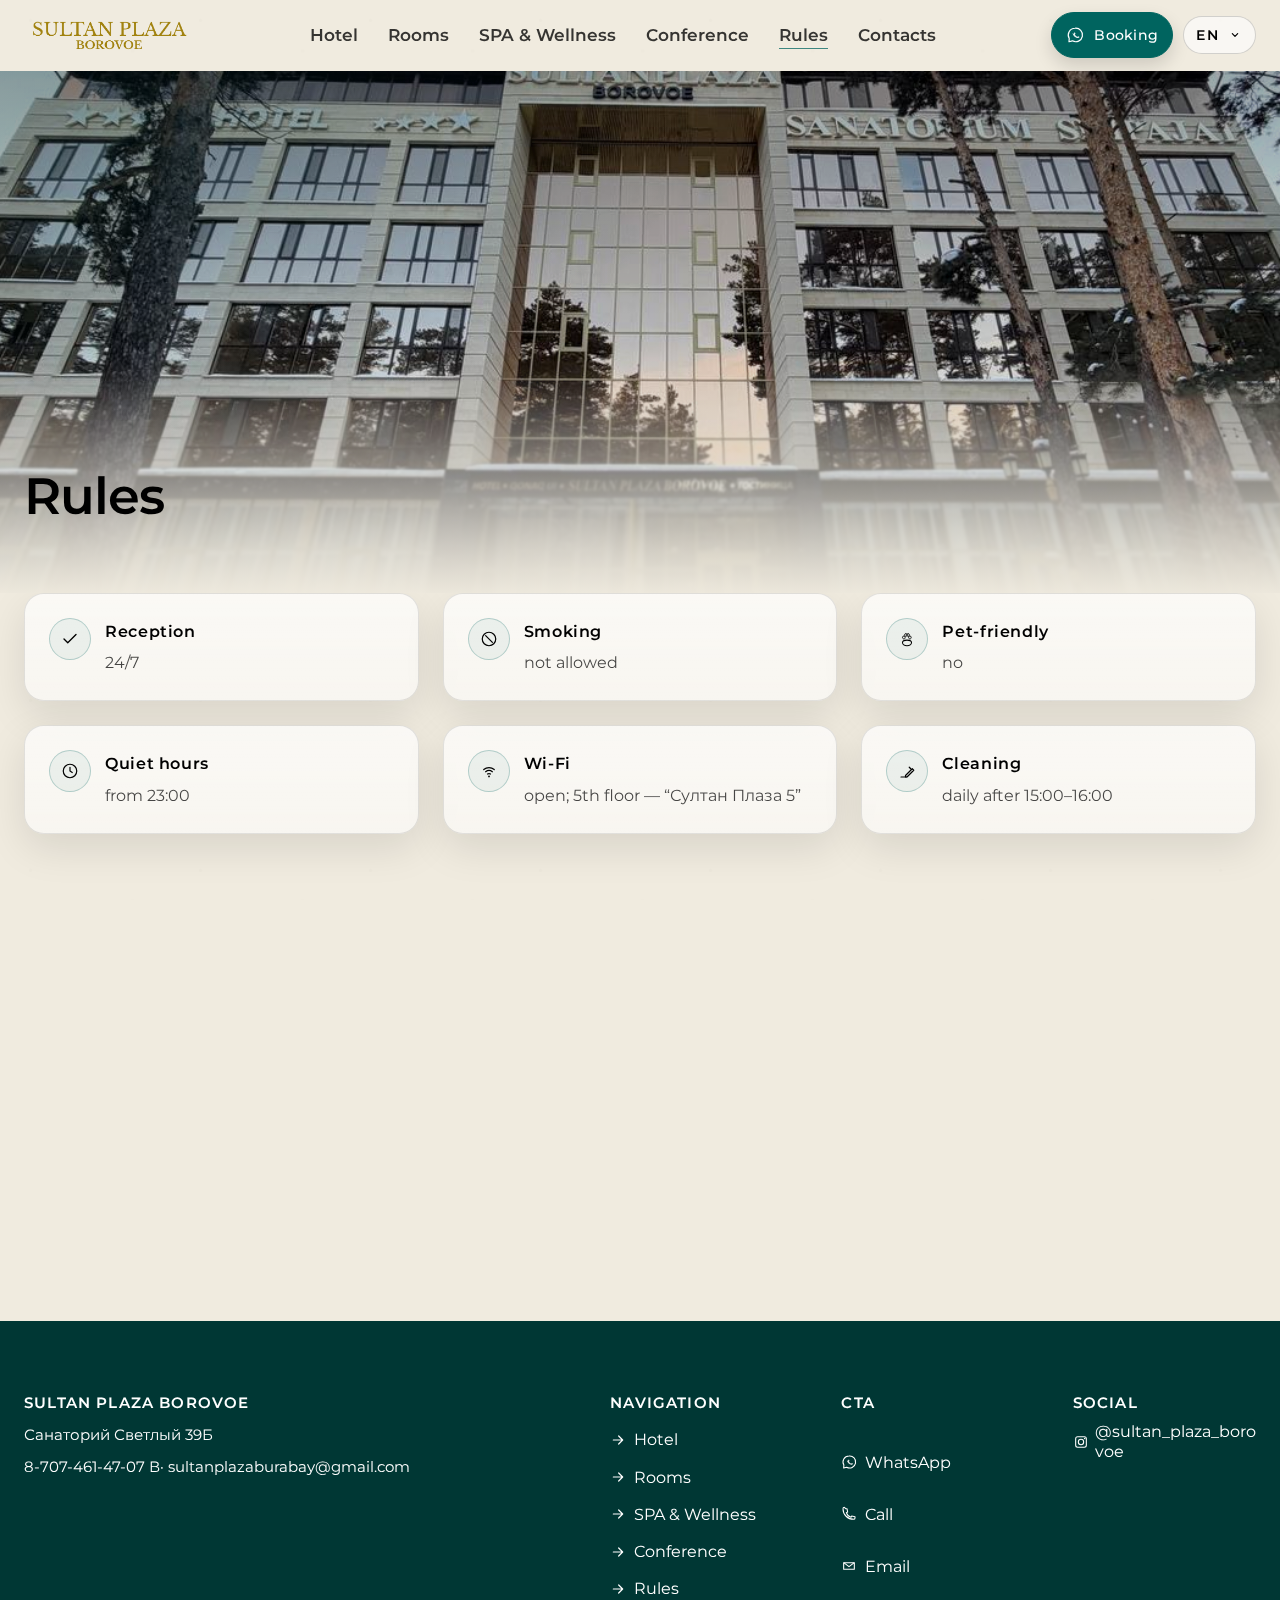
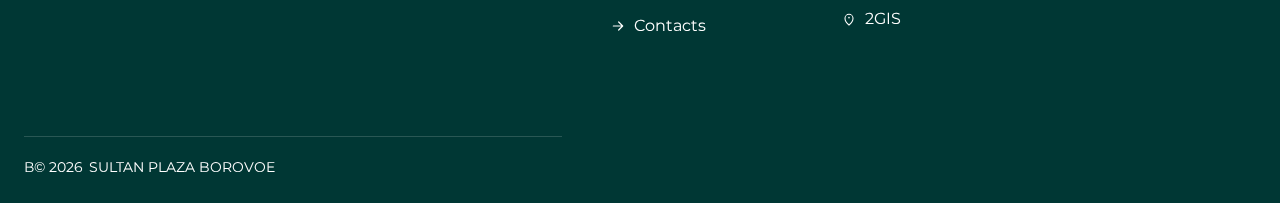
<file: rules.html>
﻿<!doctype html>
<html lang="ru">
<head>
  <meta charset="UTF-8" />
  <link rel="icon" type="image/png" href="./assets/logo.png" />
  <meta name="viewport" content="width=device-width, initial-scale=1" />
  <meta name="color-scheme" content="light" />
  <meta name="theme-color" content="#ffffff" />
  <meta name="description" content="SULTAN PLAZA BOROVOE" />

  <title>SULTAN PLAZA BOROVOE - Rules</title>

  <!-- Montserrat only -->
  <link rel="preconnect" href="https://fonts.googleapis.com">
  <link rel="preconnect" href="https://fonts.gstatic.com" crossorigin>
  <link rel="preload" as="style" href="https://fonts.googleapis.com/css2?family=Montserrat:wght@400;500;600&display=swap">
  <link href="https://fonts.googleapis.com/css2?family=Montserrat:wght@400;500;600&display=swap" rel="stylesheet">
  <link rel="preload" as="image" href="./assets/hero.jpg" fetchpriority="high" />

  <link rel="stylesheet" href="./css/base.css?v=20260208" />
  <link rel="stylesheet" href="./css/rules.css?v=20260208" />
</head>
<body>
<a class="skip-link" href="#main" data-i18n="a11y.skip">Skip to content</a>
<div class="page">

    <header class="site-header" data-header>
        <div class="container header__inner">
            <a class="brand brand--logo-only" href="./index.html" aria-label="SULTAN PLAZA BOROVOE">
                <img class="brand__img" src="./assets/logo.png" alt="SULTAN PLAZA BOROVOE logo" />
            </a>

            <nav class="nav nav--desktop" aria-label="Primary">
                <a class="nav__link" href="./index.html" data-i18n="nav.hotel">Hotel</a>
                <a class="nav__link" href="./rooms.html" data-i18n="nav.rooms">Rooms</a>
                <a class="nav__link" href="./spa.html" data-i18n="nav.spa">SPA & Wellness</a>
                <a class="nav__link" href="./conference.html" data-i18n="nav.conf">Конференц-зал</a>
                <a class="nav__link is-active" href="./rules.html" data-i18n="nav.rules">Правила</a>
                <a class="nav__link" href="./contacts.html" data-i18n="nav.contacts">Контакты</a>
            </nav>

            <div class="header__actions">
                <a class="btn btn--primary btn--sm header__book" href="https://www.booking.com/Share-ZzD6zm" target="_blank" rel="noopener">
                    <svg class="icon" aria-hidden="true"><use href="./assets/icons/sprite.svg#i-whatsapp"></use></svg>
                    <span>Booking</span>
                </a>
                <div class="lang" aria-label="Language">
                    <button class="lang__btn" type="button" data-lang-toggle aria-expanded="false">
                        <span class="lang__code" data-lang-current>RU</span>
                        <svg class="icon icon--sm" aria-hidden="true"><use href="./assets/icons/sprite.svg#i-chevron"></use></svg>
                    </button>
                    <div class="lang__menu" data-lang-menu aria-hidden="true">
                        <button class="lang__item" type="button" data-lang="ru">Русский</button>
                        <button class="lang__item" type="button" data-lang="kk">Қазақша</button>
                        <button class="lang__item" type="button" data-lang="en">English</button>
                    </div>
                </div>

                <button class="burger" type="button" data-burger aria-label="Menu" aria-expanded="false">
                    <svg class="icon" aria-hidden="true"><use href="./assets/icons/sprite.svg#i-menu"></use></svg>
                </button>
            </div>
        </div>
    </header>

    <!-- Drawer (mobile) -->
    <div class="drawer" data-drawer aria-hidden="true">
        <button class="drawer__backdrop" type="button" data-drawer-close aria-label="Close"></button>
        <aside class="drawer__panel" role="dialog" aria-modal="true" aria-label="Menu">
            <div class="drawer__top">
                <div class="drawer__title" data-i18n="nav.menu">Меню</div>
                <button class="drawer__close" type="button" data-drawer-close aria-label="Close">
                    <svg class="icon" aria-hidden="true"><use href="./assets/icons/sprite.svg#i-close"></use></svg>
                </button>
            </div>

    <nav class="nav nav--mobile" aria-label="Mobile">
      <a class="nav__link" href="./index.html" data-i18n="nav.hotel">Hotel</a>
            <a class="nav__link" href="./rooms.html" data-i18n="nav.rooms">Rooms</a>
            <a class="nav__link" href="./spa.html" data-i18n="nav.spa">SPA & Wellness</a>
            <a class="nav__link" href="./conference.html" data-i18n="nav.conf">Конференц-зал</a>
            <a class="nav__link is-active" href="./rules.html" data-i18n="nav.rules">Правила</a>
            <a class="nav__link" href="./contacts.html" data-i18n="nav.contacts">Контакты</a>
                <div class="drawer__lang" aria-label="Language">
                <div class="drawer__label" data-i18n="nav.language">Язык</div>
                <div class="drawer__langs" role="group" aria-label="Language switcher">
                    <button class="lang__item" type="button" data-lang="ru">Русский</button>
                    <button class="lang__item" type="button" data-lang="kk">Қазақша</button>
                    <button class="lang__item" type="button" data-lang="en">English</button>
                </div>
            </div>

      <div class="drawer__cta">
      <a class="btn btn--primary" href="https://www.booking.com/Share-ZzD6zm" target="_blank" rel="noopener">
        <svg class="icon" aria-hidden="true"><use href="./assets/icons/sprite.svg#i-whatsapp"></use></svg>
        <span>Booking</span>
      </a>
      <a class="btn btn--ghost" href="tel:+77074614707">
        <svg class="icon" aria-hidden="true"><use href="./assets/icons/sprite.svg#i-phone"></use></svg>
        <span data-i18n="cta.call">Позвонить</span>
      </a>
    </div>
  </aside>
</div>

    <main id="main">

        <section class="page-hero page-hero--rules" aria-label="Rules hero">
            <div class="page-hero__media" aria-hidden="true"></div>
            <div class="page-hero__veil" aria-hidden="true"></div>
            <div class="container page-hero__content">
                <h1 class="h1" data-i18n="rules.title">Правила</h1>
            </div>
        </section>

        <section class="section section--flush">
            <div class="container rules-grid">
                <div class="glass rule-card" data-reveal>
                    <div class="rule-ico"><svg class="icon" aria-hidden="true"><use href="./assets/icons/sprite.svg#i-check"></use></svg></div>
                    <div class="rule-body">
                        <p class="rule-title" data-i18n="rules.r1.t">Ресепшн</p>
                        <p class="rule-text" data-i18n="rules.r1.v">24/7</p>
                    </div>
                </div>

                <div class="glass rule-card" data-reveal>
                    <div class="rule-ico"><svg class="icon" aria-hidden="true"><use href="./assets/icons/sprite.svg#i-ban"></use></svg></div>
                    <div class="rule-body">
                        <p class="rule-title" data-i18n="rules.r2.t">Курение</p>
                        <p class="rule-text" data-i18n="rules.r2.v">запрещено</p>
                    </div>
                </div>

                <div class="glass rule-card" data-reveal>
                    <div class="rule-ico"><svg class="icon" aria-hidden="true"><use href="./assets/icons/sprite.svg#i-paw"></use></svg></div>
                    <div class="rule-body">
                        <p class="rule-title" data-i18n="rules.r3.t">Pet-friendly</p>
                        <p class="rule-text" data-i18n="rules.r3.v">нет</p>
                    </div>
                </div>

                <div class="glass rule-card" data-reveal>
                    <div class="rule-ico"><svg class="icon" aria-hidden="true"><use href="./assets/icons/sprite.svg#i-clock"></use></svg></div>
                    <div class="rule-body">
                        <p class="rule-title" data-i18n="rules.r4.t">Тишина</p>
                        <p class="rule-text" data-i18n="rules.r4.v">с 23:00</p>
                    </div>
                </div>

                <div class="glass rule-card" data-reveal>
                    <div class="rule-ico"><svg class="icon" aria-hidden="true"><use href="./assets/icons/sprite.svg#i-wifi"></use></svg></div>
                    <div class="rule-body">
                        <p class="rule-title" data-i18n="rules.r5.t">Wi‑Fi</p>
                        <p class="rule-text" data-i18n="rules.r5.v">открытый; 5 этаж — «Султан Плаза 5»</p>
                    </div>
                </div>

                <div class="glass rule-card" data-reveal>
                    <div class="rule-ico"><svg class="icon" aria-hidden="true"><use href="./assets/icons/sprite.svg#i-broom"></use></svg></div>
                    <div class="rule-body">
                        <p class="rule-title" data-i18n="rules.r6.t">Уборка</p>
                        <p class="rule-text" data-i18n="rules.r6.v">ежедневно после 15:00–16:00</p>
                    </div>
                </div>

                <div class="glass rule-card" data-reveal>
                    <div class="rule-ico"><svg class="icon" aria-hidden="true"><use href="./assets/icons/sprite.svg#i-card"></use></svg></div>
                    <div class="rule-body">
                        <p class="rule-title" data-i18n="rules.r7.t">Предоплата</p>
                        <p class="rule-text" data-i18n="rules.r7.v">30 000 тг</p>
                    </div>
                </div>

                <div class="glass rule-card" data-reveal>
                    <div class="rule-ico"><svg class="icon" aria-hidden="true"><use href="./assets/icons/sprite.svg#i-card"></use></svg></div>
                    <div class="rule-body">
                        <p class="rule-title" data-i18n="rules.r8.t">Оплата</p>
                        <p class="rule-text" data-i18n="rules.r8.v">наличные / карта / QR</p>
                    </div>
                </div>

                <div class="glass rule-card" data-reveal>
                    <div class="rule-ico"><svg class="icon" aria-hidden="true"><use href="./assets/icons/sprite.svg#i-repeat"></use></svg></div>
                    <div class="rule-body">
                        <p class="rule-title" data-i18n="rules.r9.t">Отмена</p>
                        <p class="rule-text" data-i18n="rules.r9.v">возврата нет, только перенос даты</p>
                    </div>
                </div>

                <div class="glass rule-card" data-reveal>
                    <div class="rule-ico"><svg class="icon" aria-hidden="true"><use href="./assets/icons/sprite.svg#i-clock"></use></svg></div>
                    <div class="rule-body">
                        <p class="rule-title" data-i18n="rules.r10.t">Check‑in / Check‑out</p>
                        <p class="rule-text" data-i18n="rules.r10.v">14:00 / 12:00</p>
                    </div>
                </div>

                <div class="glass rule-card" data-reveal>
                    <div class="rule-ico"><svg class="icon" aria-hidden="true"><use href="./assets/icons/sprite.svg#i-check"></use></svg></div>
                    <div class="rule-body">
                        <p class="rule-title" data-i18n="rules.r11.t">Ранний/поздний выезд</p>
                        <p class="rule-text" data-i18n="rules.r11.v">+50% от цены номера</p>
                    </div>
                </div>

                <div class="glass rule-card" data-reveal>
                    <div class="rule-ico"><svg class="icon" aria-hidden="true"><use href="./assets/icons/sprite.svg#i-shirt"></use></svg></div>
                    <div class="rule-body">
                        <p class="rule-title" data-i18n="rules.r12.t">Прачечная</p>
                        <p class="rule-text" data-i18n="rules.r12.v">через ресепшен (цены фото)</p>
                    </div>
                </div>

                <div class="glass rule-card" data-reveal>
                    <div class="rule-ico"><svg class="icon" aria-hidden="true"><use href="./assets/icons/sprite.svg#i-users"></use></svg></div>
                    <div class="rule-body">
                        <p class="rule-title" data-i18n="rules.r13.t">Трансфер</p>
                        <p class="rule-text" data-i18n="rules.r13.v">нет</p>
                    </div>
                </div>
            </div>
        </section>

    </main>

    <footer class="site-footer">
        <div class="container footer__inner">
            <div>
                <div class="footer__title" style="color: #fff;">SULTAN PLAZA BOROVOE</div>
                <div class="footer__meta" style="color: #fff;">Санаторий Светлый 39Б</div>
                <div class="footer__meta" style="color: #fff;">8-707-461-47-07 В· sultanplazaburabay@gmail.com</div>
            </div>

            <div class="footer__links">
                <div class="footer__col">
                    <div class="footer__head" data-i18n="footer.nav" style="color: #fff;">Навигация</div>

                    <a class="footer__link" href="./index.html" style="color: #fff;">
                        <svg class="icon icon--sm" aria-hidden="true" style="color: #fff; fill: currentColor;">
                            <use href="./assets/icons/sprite.svg#i-arrow"></use>
                        </svg>
                        <span data-i18n="nav.hotel" style="color: #fff;">Hotel</span>
                    </a>

                    <a class="footer__link" href="./rooms.html" style="color: #fff;">
                        <svg class="icon icon--sm" aria-hidden="true" style="color: #fff; fill: currentColor;">
                            <use href="./assets/icons/sprite.svg#i-arrow"></use>
                        </svg>
                        <span data-i18n="nav.rooms" style="color: #fff;">Rooms</span>
                    </a>

                    <a class="footer__link" href="./spa.html" style="color: #fff;">
                        <svg class="icon icon--sm" aria-hidden="true" style="color: #fff; fill: currentColor;">
                            <use href="./assets/icons/sprite.svg#i-arrow"></use>
                        </svg>
                        <span data-i18n="nav.spa" style="color: #fff;">SPA &amp; Wellness</span>
                    </a>

                    <a class="footer__link" href="./conference.html" style="color: #fff;">
                        <svg class="icon icon--sm" aria-hidden="true" style="color: #fff; fill: currentColor;">
                            <use href="./assets/icons/sprite.svg#i-arrow"></use>
                        </svg>
                        <span data-i18n="nav.conf" style="color: #fff;">Конференц-зал</span>
                    </a>

                    <a class="footer__link" href="./rules.html" style="color: #fff;">
                        <svg class="icon icon--sm" aria-hidden="true" style="color: #fff; fill: currentColor;">
                            <use href="./assets/icons/sprite.svg#i-arrow"></use>
                        </svg>
                        <span data-i18n="nav.rules" style="color: #fff;">Правила</span>
                    </a>

                    <a class="footer__link" href="./contacts.html" style="color: #fff;">
                        <svg class="icon icon--sm" aria-hidden="true" style="color: #fff; fill: currentColor;">
                            <use href="./assets/icons/sprite.svg#i-arrow"></use>
                        </svg>
                        <span data-i18n="nav.contacts" style="color: #fff;">Контакты</span>
                    </a>
                </div>

                <div class="footer__col">
                    <div class="footer__head" data-i18n="footer.cta" style="color: #fff;">CTA</div>

                    <a class="footer__link" href="https://wa.me/message/OLSP5EE7YBBVB1" target="_blank" rel="noopener" style="color: #fff;">
                        <svg class="icon icon--sm" aria-hidden="true" style="color: #fff; fill: currentColor;">
                            <use href="./assets/icons/sprite.svg#i-whatsapp"></use>
                        </svg>
                        <span data-i18n="cta.whatsapp" style="color: #fff;">WhatsApp</span>
                    </a>

                    <a class="footer__link" href="tel:+77074614707" style="color: #fff;">
                        <svg class="icon icon--sm" aria-hidden="true" style="color: #fff; fill: currentColor;">
                            <use href="./assets/icons/sprite.svg#i-phone"></use>
                        </svg>
                        <span data-i18n="cta.call" style="color: #fff;">Позвонить</span>
                    </a>

                    <a class="footer__link" href="mailto:sultanplazaburabay@gmail.com" style="color: #fff;">
                        <svg class="icon icon--sm" aria-hidden="true" style="color: #fff; fill: currentColor;">
                            <use href="./assets/icons/sprite.svg#i-mail"></use>
                        </svg>
                        <span data-i18n="cta.email" style="color: #fff;">Email</span>
                    </a>

                    <a class="footer__link" href="https://2gis.kz/kokshetau/geo/70000001047201313/70.259054470807314,52.977457366435075" target="_blank" rel="noopener" style="color: #fff;">
                        <svg class="icon icon--sm" aria-hidden="true" style="color: #fff; fill: currentColor;">
                            <use href="./assets/icons/sprite.svg#i-map"></use>
                        </svg>
                        <span data-i18n="cta.map" style="color: #fff;">2GIS</span>
                    </a>
                </div>

                <div class="footer__col">
                    <div class="footer__head" data-i18n="footer.social" style="color: #fff;">Соцсети</div>

                    <a class="footer__link" href="https://www.instagram.com/sultan_plaza_borovoe/" target="_blank" rel="noopener" style="color: #fff;">
                        <svg class="icon icon--sm" aria-hidden="true" style="color: #fff; fill: currentColor;">
                            <use href="./assets/icons/sprite.svg#i-instagram"></use>
                        </svg>
                        <span style="color: #fff;">@sultan_plaza_borovoe</span>
                    </a>
                </div>
            </div>

            <div class="footer__bottom">
                <div style="color: #fff;">В© <span data-year style="color: #fff;"></span> SULTAN PLAZA BOROVOE</div>
            </div>
        </div>
    </footer>


    <!-- Mobile quick actions -->
    <div class="mobile-actions" aria-label="Quick actions">
        <a class="mobile-actions__btn" href="https://wa.me/message/OLSP5EE7YBBVB1" target="_blank" rel="noopener" aria-label="BOOK">
            <span data-i18n="BOOK">BOOK</span>
        </a>



        <a class="mobile-actions__btn" href="https://2gis.kz/kokshetau/geo/70000001047201313/70.259054470807314,52.977457366435075" target="_blank" rel="noopener" aria-label="2GIS">
            <span data-i18n="cta.map">2GIS</span>
        </a>
    </div>

    <script src="./js/main.js?v=20260208" defer></script>

</div>
</body>
</html>
</file>
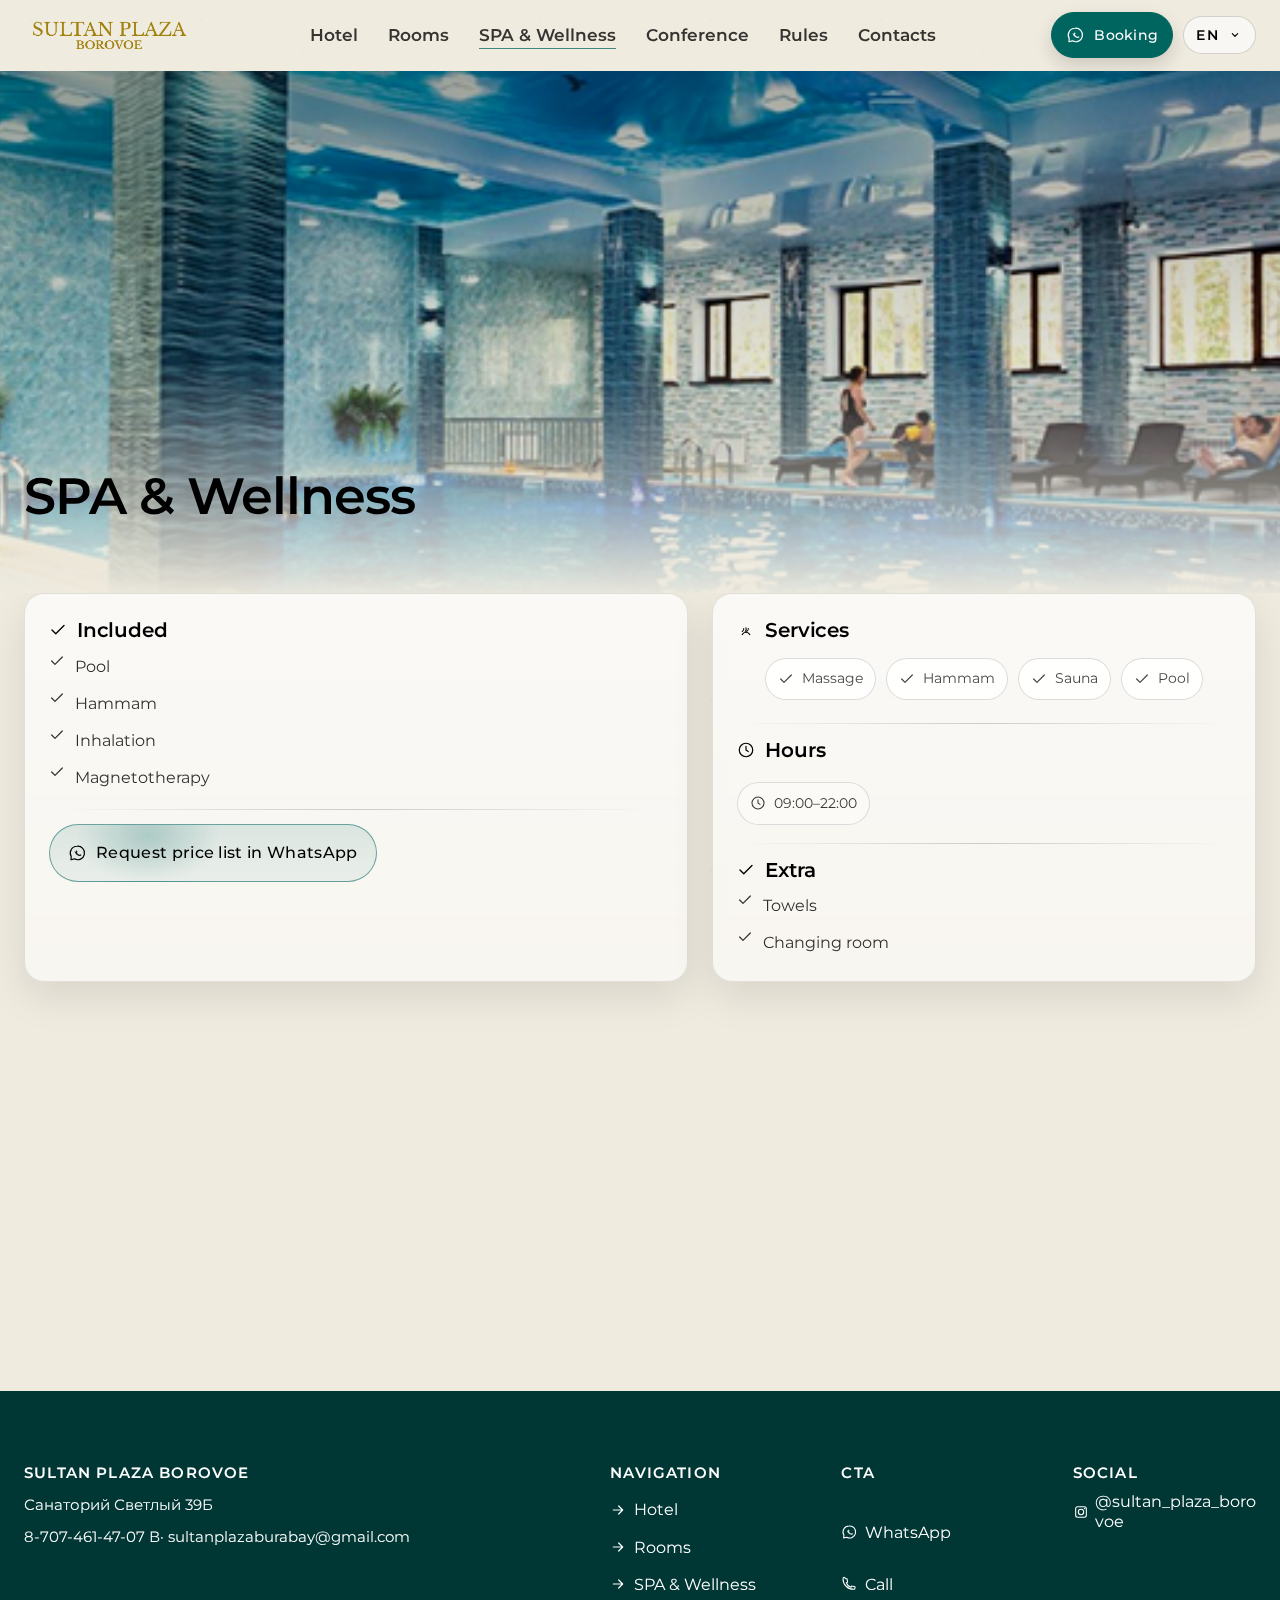
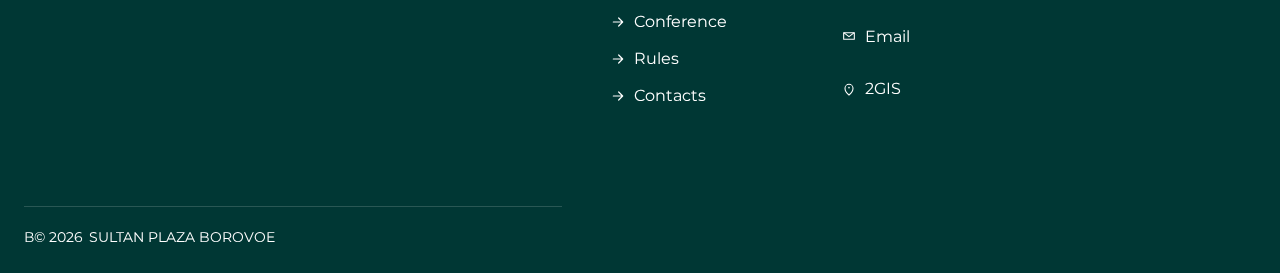
<file: spa.html>
﻿<!doctype html>
<html lang="ru">
<head>
  <meta charset="UTF-8" />
  <link rel="icon" type="image/png" href="./assets/logo.png" />
  <meta name="viewport" content="width=device-width, initial-scale=1" />
  <meta name="color-scheme" content="light" />
  <meta name="theme-color" content="#ffffff" />
  <meta name="description" content="SULTAN PLAZA BOROVOE" />

  <title>SULTAN PLAZA BOROVOE - SPA & Wellness</title>

  <!-- Montserrat only -->
  <link rel="preconnect" href="https://fonts.googleapis.com">
  <link rel="preconnect" href="https://fonts.gstatic.com" crossorigin>
  <link rel="preload" as="style" href="https://fonts.googleapis.com/css2?family=Montserrat:wght@400;500;600&display=swap">
  <link href="https://fonts.googleapis.com/css2?family=Montserrat:wght@400;500;600&display=swap" rel="stylesheet">
  <link rel="preload" as="image" href="./assets/spa/pool.jpg" fetchpriority="high" />

  <link rel="stylesheet" href="./css/base.css?v=20260208" />
  <link rel="stylesheet" href="./css/spa.css?v=20260208" />
</head>
<body>
<a class="skip-link" href="#main" data-i18n="a11y.skip">Skip to content</a>
<div class="page">

    <header class="site-header" data-header>
        <div class="container header__inner">
            <a class="brand brand--logo-only" href="./index.html" aria-label="SULTAN PLAZA BOROVOE">
                <img class="brand__img" src="./assets/logo.png" alt="SULTAN PLAZA BOROVOE logo" />
            </a>

            <nav class="nav nav--desktop" aria-label="Primary">
                <a class="nav__link" href="./index.html" data-i18n="nav.hotel">Hotel</a>
                <a class="nav__link" href="./rooms.html" data-i18n="nav.rooms">Rooms</a>
                <a class="nav__link is-active" href="./spa.html" data-i18n="nav.spa">SPA & Wellness</a>
                <a class="nav__link" href="./conference.html" data-i18n="nav.conf">Конференц-зал</a>
                <a class="nav__link" href="./rules.html" data-i18n="nav.rules">Правила</a>
                <a class="nav__link" href="./contacts.html" data-i18n="nav.contacts">Контакты</a>
            </nav>

            <div class="header__actions">
                <a class="btn btn--primary btn--sm header__book" href="https://www.booking.com/Share-ZzD6zm" target="_blank" rel="noopener">
                    <svg class="icon" aria-hidden="true"><use href="./assets/icons/sprite.svg#i-whatsapp"></use></svg>
                    <span>Booking</span>
                </a>
                <div class="lang" aria-label="Language">
                    <button class="lang__btn" type="button" data-lang-toggle aria-expanded="false">
                        <span class="lang__code" data-lang-current>RU</span>
                        <svg class="icon icon--sm" aria-hidden="true"><use href="./assets/icons/sprite.svg#i-chevron"></use></svg>
                    </button>
                    <div class="lang__menu" data-lang-menu aria-hidden="true">
                        <button class="lang__item" type="button" data-lang="ru">Русский</button>
                        <button class="lang__item" type="button" data-lang="kk">Қазақша</button>
                        <button class="lang__item" type="button" data-lang="en">English</button>
                    </div>
                </div>

                <button class="burger" type="button" data-burger aria-label="Menu" aria-expanded="false">
                    <svg class="icon" aria-hidden="true"><use href="./assets/icons/sprite.svg#i-menu"></use></svg>
                </button>
            </div>
        </div>
    </header>

    <!-- Drawer (mobile) -->
    <div class="drawer" data-drawer aria-hidden="true">
        <button class="drawer__backdrop" type="button" data-drawer-close aria-label="Close"></button>
        <aside class="drawer__panel" role="dialog" aria-modal="true" aria-label="Menu">
            <div class="drawer__top">
                <div class="drawer__title" data-i18n="nav.menu">Меню</div>
                <button class="drawer__close" type="button" data-drawer-close aria-label="Close">
                    <svg class="icon" aria-hidden="true"><use href="./assets/icons/sprite.svg#i-close"></use></svg>
                </button>
            </div>

            <nav class="nav nav--mobile" aria-label="Mobile">
                <a class="nav__link" href="./index.html" data-i18n="nav.hotel">Hotel</a>
                <a class="nav__link" href="./rooms.html" data-i18n="nav.rooms">Rooms</a>
                <a class="nav__link is-active" href="./spa.html" data-i18n="nav.spa">SPA & Wellness</a>
                <a class="nav__link" href="./conference.html" data-i18n="nav.conf">Конференц-зал</a>
                <a class="nav__link" href="./rules.html" data-i18n="nav.rules">Правила</a>
                <a class="nav__link" href="./contacts.html" data-i18n="nav.contacts">Контакты</a>
                        <div class="drawer__lang" aria-label="Language">
                <div class="drawer__label" data-i18n="nav.language">Язык</div>
                <div class="drawer__langs" role="group" aria-label="Language switcher">
                    <button class="lang__item" type="button" data-lang="ru">Русский</button>
                    <button class="lang__item" type="button" data-lang="kk">Қазақша</button>
                    <button class="lang__item" type="button" data-lang="en">English</button>
                </div>
            </div>

      <div class="drawer__cta">
      <a class="btn btn--primary" href="https://www.booking.com/Share-ZzD6zm" target="_blank" rel="noopener">
        <svg class="icon" aria-hidden="true"><use href="./assets/icons/sprite.svg#i-whatsapp"></use></svg>
        <span>Booking</span>
      </a>
      <a class="btn btn--ghost" href="tel:+77074614707">
        <svg class="icon" aria-hidden="true"><use href="./assets/icons/sprite.svg#i-phone"></use></svg>
        <span data-i18n="cta.call">Позвонить</span>
      </a>
    </div>
  </aside>
</div>

    <main id="main">

        <section class="page-hero page-hero--spa" aria-label="SPA hero">
            <div class="page-hero__media" aria-hidden="true"></div>
            <div class="page-hero__veil" aria-hidden="true"></div>
            <div class="container page-hero__content">
                <h1 class="h1" data-i18n="spa.title">SPA & Wellness</h1>
            </div>
        </section>

        <section class="section section--flush">
            <div class="container info-grid">
                <div class="glass info-card" data-reveal>
                    <div class="info-card__head">
                        <svg class="icon" aria-hidden="true"><use href="./assets/icons/sprite.svg#i-check"></use></svg>
                        <h2 class="h3" data-i18n="spa.included">Включено</h2>
                    </div>
                    <ul class="list">
                        <li><svg class="icon icon--sm" aria-hidden="true"><use href="./assets/icons/sprite.svg#i-check"></use></svg><span data-i18n="spa.inc.pool">Бассейн</span></li>
                        <li><svg class="icon icon--sm" aria-hidden="true"><use href="./assets/icons/sprite.svg#i-check"></use></svg><span data-i18n="spa.inc.hammam">Хаммам</span></li>
                        <li><svg class="icon icon--sm" aria-hidden="true"><use href="./assets/icons/sprite.svg#i-check"></use></svg><span data-i18n="spa.inc.inhalation">Ингаляция</span></li>
                        <li><svg class="icon icon--sm" aria-hidden="true"><use href="./assets/icons/sprite.svg#i-check"></use></svg><span data-i18n="spa.inc.magneto">Магнитотерапия</span></li>
                    </ul>
                    <div class="rule"></div>
                    <a class="btn btn--primary" href="https://wa.me/message/OLSP5EE7YBBVB1" target="_blank" rel="noopener" style="margin-top:14px">
                        <svg class="icon" aria-hidden="true"><use href="./assets/icons/sprite.svg#i-whatsapp"></use></svg>
                        <span data-i18n="spa.cta.price">Запросить прайс в WhatsApp</span>
                    </a>
                </div>

                <div class="glass info-card" data-reveal>
                    <div class="info-card__head">
                        <svg class="icon" aria-hidden="true"><use href="./assets/icons/sprite.svg#i-spa"></use></svg>
                        <h2 class="h3" data-i18n="spa.services">Услуги</h2>
                    </div>
                    <div class="chips" style="margin-top:10px">
                        <span class="chip"><svg class="icon icon--sm" aria-hidden="true"><use href="./assets/icons/sprite.svg#i-check"></use></svg><span data-i18n="spa.srv.massage">Массаж</span></span>
                        <span class="chip"><svg class="icon icon--sm" aria-hidden="true"><use href="./assets/icons/sprite.svg#i-check"></use></svg><span data-i18n="spa.inc.hammam">Хаммам</span></span>
                        <span class="chip"><svg class="icon icon--sm" aria-hidden="true"><use href="./assets/icons/sprite.svg#i-check"></use></svg><span data-i18n="spa.srv.sauna">Сауна</span></span>
                        <span class="chip"><svg class="icon icon--sm" aria-hidden="true"><use href="./assets/icons/sprite.svg#i-check"></use></svg><span data-i18n="spa.srv.pool">Бассейн</span></span>
                    </div>

                    <div class="rule"></div>

                    <div class="info-card__head" style="margin-top:14px">
                        <svg class="icon" aria-hidden="true"><use href="./assets/icons/sprite.svg#i-clock"></use></svg>
                        <h2 class="h3" data-i18n="spa.hours">Время работы</h2>
                    </div>
                    <div class="pill" style="margin-top:10px">
                        <svg class="icon icon--sm" aria-hidden="true"><use href="./assets/icons/sprite.svg#i-clock"></use></svg>
                        <span data-i18n="spa.time">09:00–22:00</span>
                    </div>

                    <div class="rule"></div>

                    <div class="info-card__head" style="margin-top:14px">
                        <svg class="icon" aria-hidden="true"><use href="./assets/icons/sprite.svg#i-check"></use></svg>
                        <h2 class="h3" data-i18n="spa.extra">Дополнительно</h2>
                    </div>
                    <ul class="list" style="margin-top:10px">
                        <li><svg class="icon icon--sm" aria-hidden="true"><use href="./assets/icons/sprite.svg#i-check"></use></svg><span data-i18n="spa.extra.towels">Полотенца</span></li>
                        <li><svg class="icon icon--sm" aria-hidden="true"><use href="./assets/icons/sprite.svg#i-check"></use></svg><span data-i18n="spa.extra.changing">Раздевалка</span></li>
                    </ul>
                </div>
            </div>

            <div class="container" style="margin-top: var(--space-6);">
                <div class="media-strip" data-reveal>
                    <div class="media-tile">
                        <div class="media-tile__img" data-bg="./assets/spa/pool.jpg"></div>
                        <div class="media-tile__cap" data-i18n="spa.gallery.pool">Бассейн</div>
                    </div>
                    <div class="media-tile">
                        <div class="media-tile__img" data-bg="./assets/spa/hammam.jpg"></div>
                        <div class="media-tile__cap" data-i18n="spa.gallery.hammam">Хаммам</div>
                    </div>
                    <div class="media-tile">
                        <div class="media-tile__img" data-bg="./assets/spa/massage.jpg"></div>
                        <div class="media-tile__cap" data-i18n="spa.gallery.massage">Массаж</div>
                    </div>
                </div>
            </div>
        </section>

    </main>

    <footer class="site-footer">
        <div class="container footer__inner">
            <div>
                <div class="footer__title" style="color: #fff;">SULTAN PLAZA BOROVOE</div>
                <div class="footer__meta" style="color: #fff;">Санаторий Светлый 39Б</div>
                <div class="footer__meta" style="color: #fff;">8-707-461-47-07 В· sultanplazaburabay@gmail.com</div>
            </div>

            <div class="footer__links">
                <div class="footer__col">
                    <div class="footer__head" data-i18n="footer.nav" style="color: #fff;">Навигация</div>

                    <a class="footer__link" href="./index.html" style="color: #fff;">
                        <svg class="icon icon--sm" aria-hidden="true" style="color: #fff; fill: currentColor;">
                            <use href="./assets/icons/sprite.svg#i-arrow"></use>
                        </svg>
                        <span data-i18n="nav.hotel" style="color: #fff;">Hotel</span>
                    </a>

                    <a class="footer__link" href="./rooms.html" style="color: #fff;">
                        <svg class="icon icon--sm" aria-hidden="true" style="color: #fff; fill: currentColor;">
                            <use href="./assets/icons/sprite.svg#i-arrow"></use>
                        </svg>
                        <span data-i18n="nav.rooms" style="color: #fff;">Rooms</span>
                    </a>

                    <a class="footer__link" href="./spa.html" style="color: #fff;">
                        <svg class="icon icon--sm" aria-hidden="true" style="color: #fff; fill: currentColor;">
                            <use href="./assets/icons/sprite.svg#i-arrow"></use>
                        </svg>
                        <span data-i18n="nav.spa" style="color: #fff;">SPA &amp; Wellness</span>
                    </a>

                    <a class="footer__link" href="./conference.html" style="color: #fff;">
                        <svg class="icon icon--sm" aria-hidden="true" style="color: #fff; fill: currentColor;">
                            <use href="./assets/icons/sprite.svg#i-arrow"></use>
                        </svg>
                        <span data-i18n="nav.conf" style="color: #fff;">Конференц-зал</span>
                    </a>

                    <a class="footer__link" href="./rules.html" style="color: #fff;">
                        <svg class="icon icon--sm" aria-hidden="true" style="color: #fff; fill: currentColor;">
                            <use href="./assets/icons/sprite.svg#i-arrow"></use>
                        </svg>
                        <span data-i18n="nav.rules" style="color: #fff;">Правила</span>
                    </a>

                    <a class="footer__link" href="./contacts.html" style="color: #fff;">
                        <svg class="icon icon--sm" aria-hidden="true" style="color: #fff; fill: currentColor;">
                            <use href="./assets/icons/sprite.svg#i-arrow"></use>
                        </svg>
                        <span data-i18n="nav.contacts" style="color: #fff;">Контакты</span>
                    </a>
                </div>

                <div class="footer__col">
                    <div class="footer__head" data-i18n="footer.cta" style="color: #fff;">CTA</div>

                    <a class="footer__link" href="https://wa.me/message/OLSP5EE7YBBVB1" target="_blank" rel="noopener" style="color: #fff;">
                        <svg class="icon icon--sm" aria-hidden="true" style="color: #fff; fill: currentColor;">
                            <use href="./assets/icons/sprite.svg#i-whatsapp"></use>
                        </svg>
                        <span data-i18n="cta.whatsapp" style="color: #fff;">WhatsApp</span>
                    </a>

                    <a class="footer__link" href="tel:+77074614707" style="color: #fff;">
                        <svg class="icon icon--sm" aria-hidden="true" style="color: #fff; fill: currentColor;">
                            <use href="./assets/icons/sprite.svg#i-phone"></use>
                        </svg>
                        <span data-i18n="cta.call" style="color: #fff;">Позвонить</span>
                    </a>

                    <a class="footer__link" href="mailto:sultanplazaburabay@gmail.com" style="color: #fff;">
                        <svg class="icon icon--sm" aria-hidden="true" style="color: #fff; fill: currentColor;">
                            <use href="./assets/icons/sprite.svg#i-mail"></use>
                        </svg>
                        <span data-i18n="cta.email" style="color: #fff;">Email</span>
                    </a>

                    <a class="footer__link" href="https://2gis.kz/kokshetau/geo/70000001047201313/70.259054470807314,52.977457366435075" target="_blank" rel="noopener" style="color: #fff;">
                        <svg class="icon icon--sm" aria-hidden="true" style="color: #fff; fill: currentColor;">
                            <use href="./assets/icons/sprite.svg#i-map"></use>
                        </svg>
                        <span data-i18n="cta.map" style="color: #fff;">2GIS</span>
                    </a>
                </div>

                <div class="footer__col">
                    <div class="footer__head" data-i18n="footer.social" style="color: #fff;">Соцсети</div>

                    <a class="footer__link" href="https://www.instagram.com/sultan_plaza_borovoe/" target="_blank" rel="noopener" style="color: #fff;">
                        <svg class="icon icon--sm" aria-hidden="true" style="color: #fff; fill: currentColor;">
                            <use href="./assets/icons/sprite.svg#i-instagram"></use>
                        </svg>
                        <span style="color: #fff;">@sultan_plaza_borovoe</span>
                    </a>
                </div>
            </div>

            <div class="footer__bottom">
                <div style="color: #fff;">В© <span data-year style="color: #fff;"></span> SULTAN PLAZA BOROVOE</div>
            </div>
        </div>
    </footer>


    <!-- Mobile quick actions -->
    <div class="mobile-actions" aria-label="Quick actions">
        <a class="mobile-actions__btn" href="https://wa.me/message/OLSP5EE7YBBVB1" target="_blank" rel="noopener" aria-label="BOOK">
            <span data-i18n="BOOK">BOOK</span>
        </a>



        <a class="mobile-actions__btn" href="https://2gis.kz/kokshetau/geo/70000001047201313/70.259054470807314,52.977457366435075" target="_blank" rel="noopener" aria-label="2GIS">
            <span data-i18n="cta.map">2GIS</span>
        </a>
    </div>

    <script src="./js/main.js?v=20260208" defer></script>

</div>
</body>
</html>
</file>
<file: css/base.css>
/* ==========================================================================
   base.css — Luxury / High-end + Minimalistic / Clean (mobile-first)
   Palette (strict):
   - Primary: rgb(0, 100, 95)
   - White:   rgb(255, 255, 255)
   - Black:   rgb(0, 0, 0)

   Font: Montserrat only
   Includes:
   - Grid & typography
   - Components (buttons, chips, glass panels)
   - Sticky header + drawer UI foundations
   - Scroll-reveal + micro-animations
   - Mobile bottom action bar (tap-first)
   =======================================240, 235, 223=================================== */

:root{
  --primary-rgb: 0, 100, 95;
  --primary: rgb(var(--primary-rgb));

  --bg: rgb(240, 235, 223);
  --text: rgb(0,0,0);

  /* neutrals (derived from black) */
  --muted: rgba(0,0,0,.68);
  --muted-2: rgba(0,0,0,.52);

  --line: rgba(0,0,0,.12);
  --line-strong: rgba(0,0,0,.18);

  /* surfaces (white + blur) */
  --glass: rgba(255,255,255,.55);
  --glass-strong: rgba(255,255,255,.70);

  --shadow: 0 26px 70px rgba(0,0,0,.14);
  --shadow-soft: 0 14px 40px rgba(0,0,0,.10);

  --radius-lg: 20px;
  --radius-md: 14px;
  --radius-sm: 10px;

  --container: 1280px;

  --fs-900: clamp(2rem, 4vw, 3.5rem);
  --fs-800: clamp(1.6rem, 2.6vw, 2.4rem);
  --fs-700: clamp(1.2rem, 1.6vw, 1.6rem);
  --fs-600: clamp(1.02rem, 1.2vw, 1.18rem);
  --fs-500: 1rem;
  --fs-400: .92rem;

  --space-1: 6px;
  --space-2: 10px;
  --space-3: 14px;
  --space-4: 18px;
  --space-5: 24px;
  --space-6: clamp(28px, 4vw, 48px);
  --space-7: clamp(40px, 5.5vw, 76px);
  --space-8: clamp(56px, 7vw, 110px);

  --ease: cubic-bezier(.2,.8,.2,1);
}

*{ box-sizing:border-box; }
html,body{ height:100%; }

body {
    margin: 0;
    font-family: "Montserrat",system-ui,-apple-system,Segoe UI,Roboto,Arial,sans-serif;
    background: var(--bg);
    color: var(--text);
    line-height: 1.7;
    overflow-x: hidden;
    -webkit-font-smoothing: antialiased;
    -moz-osx-font-smoothing: grayscale;
}

/* Page leave (JS applies body.is-leaving) */
body.is-leaving{
  pointer-events:none;
  animation: pageOut .22s var(--ease) both;
}
@keyframes pageOut{ from{ opacity:1; transform: translateY(0); } to{ opacity:0; transform: translateY(8px); } }

/* Delicate grain (very light) */
body::before{
  content:"";
  position:fixed;
  inset:0;
  pointer-events:none;
  z-index:0;
  opacity:.028;
  mix-blend-mode:multiply;
  background-image:
    radial-gradient(circle at 18% 12%, rgba(0,0,0,.35) 0 1px, transparent 2px),
    radial-gradient(circle at 78% 30%, rgba(0,0,0,.28) 0 1px, transparent 2px);
  background-size: 170px 170px;
}

.page > *{ position:relative; z-index:1; }

a{ color:inherit; text-decoration:none; }
img{ max-width:100%; display:block; }
button{ font-family:inherit; }
::selection{ background: rgba(var(--primary-rgb), .18); }

:focus-visible{
  outline: 2px solid rgba(var(--primary-rgb), .52);
  outline-offset: 3px;
}

.container{
  width:min(100% - 2*var(--space-5), var(--container));
  margin-inline:auto;
}

/* Accessibility */
.skip-link{
  position:absolute;
  left:-999px;
  top:10px;
  background: rgba(255,255,255,.92);
  color: var(--text);
  padding: 10px 14px;
  border-radius: 12px;
  border: 1px solid rgba(0,0,0,.14);
  z-index: 200;
}
.skip-link:focus{ left:10px; }

/* Icons */
.icon{
  width:18px; height:18px;
  display:inline-block;
  flex:0 0 auto;
  color: currentColor;
}
.icon--sm{ width:16px; height:16px; }

/* Typography */
.kicker{
  margin:0 0 var(--space-3);
  font-size:var(--fs-400);
  letter-spacing:.24em;
  text-transform:uppercase;
  color:rgba(0,0,0,.62);
}
.h1{ margin:0; font-weight:600; font-size:var(--fs-900); line-height:1.08; letter-spacing:-.02em; }
.h2{ margin:0; font-weight:600; font-size:var(--fs-800); line-height:1.12; letter-spacing:-.02em; }
.h3{ margin:0; font-weight:600; font-size:var(--fs-700); line-height:1.2; letter-spacing:-.01em; }
.p{ margin:0 0 var(--space-4); font-size:var(--fs-600); color:rgba(0,0,0,.88); }
.p--muted{ color:rgba(0,0,0,.62); }
strong{ font-weight:600; }

.rule{
  height:1px;
  background:linear-gradient(90deg, transparent, var(--line-strong), transparent);
  margin-top:var(--space-4);
}

/* Glass */
.glass{
  background:linear-gradient(180deg, var(--glass-strong), var(--glass));
  border:1px solid rgba(0,0,0,.10);
  border-radius:var(--radius-lg);
  backdrop-filter: blur(12px);
  -webkit-backdrop-filter: blur(12px);
  box-shadow:var(--shadow-soft);
}

/* Buttons */
.btn{
  display:inline-flex; align-items:center; justify-content:center; gap:10px;
  padding:14px 18px;
  border-radius:999px;
  border:1px solid rgba(0,0,0,.16);
  background:transparent;
  cursor:pointer;
  transition: transform .25s var(--ease), background .25s var(--ease), border-color .25s var(--ease), box-shadow .25s var(--ease), opacity .25s var(--ease);
  font-weight:500;
  letter-spacing:.02em;
  min-height:44px;
  -webkit-tap-highlight-color: transparent;
}
.btn:hover{ transform:translateY(-1px); box-shadow: 0 14px 30px rgba(0,0,0,.10); }
.btn:active{ transform:translateY(0); opacity:.92; box-shadow:none; }

.btn--primary{
  border-color:rgba(var(--primary-rgb), .55);
  background:
    linear-gradient(180deg, rgba(var(--primary-rgb), .12), rgba(var(--primary-rgb), .06)),
    radial-gradient(120px 80px at 30% 20%, rgba(var(--primary-rgb), .22), transparent 60%);
}
.btn--primary:hover{ border-color:rgba(var(--primary-rgb), .75); }

.btn--ghost{
  background:rgba(255,255,255,.62);
}
.btn--ghost:hover{
  background:rgba(255,255,255,.82);
  border-color: rgba(0,0,0,.22);
}

.btn--sm{ padding:10px 14px; min-height:38px; font-size:.9rem; }

/* Button icon micro-motion */
.btn .icon{ transition: transform .35s var(--ease); }
.btn:hover .icon{ transform: translateY(-1px); }

/* Links */
.link{
  position:relative;
  display:inline-flex;
  align-items:center;
  gap:8px;
  padding-bottom:2px;
}
.link,
.contact-row__value,
.footer__meta,
.footer__link,
.fact-val{
  overflow-wrap:anywhere;
  word-break:break-word;
}

.contact-row > div,
.fact-row > div,
.room-card__top > div{
  min-width:0;
}
.link::after{
  content:"";
  position:absolute;
  left:0; right:0; bottom:0;
  height:1px;
  background:rgba(var(--primary-rgb), .72);
  transform:scaleX(.22);
  transform-origin:left;
  opacity:.7;
  transition:transform .35s var(--ease), opacity .35s var(--ease);
}
.link:hover::after{ transform:scaleX(1); opacity:1; }

/* Chips */
.chips {
    display: flex;
    flex-wrap: wrap;
    margin-top: var(--space-5);
    flex-direction: row;
    justify-content: center;
    align-content: space-around;
}
.chip {
    display: inline-flex;
    align-items: center;
    gap: 8px;
    padding: 8px 12px;
    border-radius: 999px;
    border: 1px solid rgba(0,0,0,.14);
    background: rgba(255,255,255,.62);
    font-size: .88rem;
    color: rgba(0,0,0,.74);
    backdrop-filter: blur(10px);
    margin: 5px;
}
.chip--btn{ cursor:pointer; transition: transform .2s var(--ease), background .2s var(--ease), border-color .2s var(--ease); }
.chip--btn:hover{
  transform: translateY(-1px);
  background: rgba(255,255,255,.85);
  border-color: rgba(var(--primary-rgb), .26);
}

/* Header */
.site-header{
  position:sticky; top:0; z-index:100;
  transition: background .25s var(--ease), backdrop-filter .25s var(--ease), border-color .25s var(--ease);
  border-bottom:1px solid transparent;
}
.site-header.is-scrolled{
  background: rgba(240,235,223,.52);
  backdrop-filter: blur(14px);
  -webkit-backdrop-filter: blur(14px);
  border-bottom-color: rgba(0,0,0,.10);
}
.header__inner{
  display:flex; align-items:center; justify-content:space-between;
  gap:var(--space-4);
  padding:12px 0;
}

.brand{ display:flex; align-items:center; gap:12px; min-width: 190px; }
.brand--logo-only{ min-width:auto; gap:0; }
.brand__img{
  width:170px;
  display:block;
  object-fit:contain;
}
.brand__mark{
  width:34px; height:34px; border-radius:999px;
  border:1px solid rgba(var(--primary-rgb), .55);
  background-color: rgba(var(--primary-rgb), .08);
  background-image: url("../assets/logo.png");
  background-repeat: no-repeat;
  background-position: center;
  background-size: cover;
  box-shadow: 0 14px 26px rgba(0,0,0,.10);
}
.brand__text{ display:flex; flex-direction:column; line-height:1.05; }
.brand__name{ font-weight:600; letter-spacing:.10em; font-size:.9rem; }
.brand__sub{ font-weight:400; letter-spacing:.24em; text-transform:uppercase; font-size:.78rem; color:rgba(0,0,0,.62); }

.nav{ display:flex; align-items:center; gap:18px; }
.nav__link{
  position:relative;
  font-size:.95rem;
  color:rgba(0,0,0,.70);
  padding:10px 6px;
  transition: color .25s var(--ease);
}
.site-header .nav--desktop .nav__link {
    font-family: "Montserrat", sans-serif;
    font-weight: 600; /* было 550 → чуть жирнее */
    color: rgba(0,0,0,.78);
    font-size: 17px; /* было unset → задаём конкретно */
    line-height: 1.2; /* чтобы выглядело аккуратнее */
}

.nav__link:hover{ color:rgba(0,0,0,.92); }
.nav__link::after{
  content:"";
  position:absolute;
  left:6px; right:6px; bottom:6px;
  height:1px;
  background:rgba(var(--primary-rgb), .74);
  transform:scaleX(0);
  transform-origin:left;
  transition:transform .35s var(--ease);
}
.nav__link:hover::after{ transform:scaleX(1); }
.nav__link.is-active{ color:rgba(0,0,0,.96); }
.nav__link.is-active::after{ transform:scaleX(1); }

.header__actions{ display:flex; align-items:center; gap:10px; }
.site-header .header__book{
  font-family: "Montserrat", sans-serif;
  background: rgb(var(--primary-rgb));
  color: rgb(255,255,255);
  border-color: rgb(var(--primary-rgb));
  border-radius: 9999px;
  box-shadow: 0 8px 18px rgba(0,0,0,.14);
}
.site-header .header__book:hover{
  background: rgb(0, 88, 84);
  border-color: rgb(0, 88, 84);
  color: rgb(255,255,255);
  box-shadow: 0 12px 24px rgba(0,0,0,.16);
}
.site-header .header__book:active{
  background: rgb(0, 78, 74);
  border-color: rgb(0, 78, 74);
  box-shadow: 0 6px 14px rgba(0,0,0,.14);
}
.site-header .header__book:focus-visible{
  outline: 2px solid rgba(0, 100, 95, .45);
  outline-offset: 2px;
}

/* Burger */
.burger{
  width:44px; height:44px; border-radius:999px;
  border:1px solid rgba(0,0,0,.16);
  background: rgba(255,255,255,.62);
  display:inline-flex; align-items:center; justify-content:center;
  cursor:pointer;
  transition: background .25s var(--ease), transform .25s var(--ease), border-color .25s var(--ease);
  -webkit-tap-highlight-color: transparent;
}
.burger:hover{
  background: rgba(255,255,255,.86);
  border-color: rgba(var(--primary-rgb), .26);
  transform: translateY(-1px);
}

/* Desktop / mobile */
.nav--desktop{ display:none; }

/* Drawer (mobile menu) */
.drawer{ position:fixed; inset:0; pointer-events:none; z-index:120; }
.drawer.is-open{ pointer-events:auto; }
.drawer__backdrop{
  position:absolute; inset:0; border:0;
  background: rgba(0,0,0,.26);
  opacity:0; transition: opacity .30s var(--ease);
}
.drawer.is-open .drawer__backdrop{ opacity:1; }
.drawer__panel{
  position:absolute; right:0; top:0; height:100%;
  width:min(92vw, 420px);
  background: rgba(255,255,255,.92);
  border-left:1px solid rgba(0,0,0,.12);
  backdrop-filter: blur(16px);
  -webkit-backdrop-filter: blur(16px);
  transform: translateX(102%);
  transition: transform .38s var(--ease);
  padding: 18px;
  display:flex; flex-direction:column; gap:16px;
}
.drawer.is-open .drawer__panel{ transform: translateX(0); }
.drawer__top{
  display:flex; align-items:center; justify-content:space-between;
  padding-bottom:10px;
  border-bottom:1px solid rgba(0,0,0,.10);
}
.drawer__title{
  font-weight:600;
  letter-spacing:.08em;
  text-transform:uppercase;
  font-size:.85rem;
  color:rgba(0,0,0,.62);
}
.drawer__close{
  width:40px; height:40px; border-radius:999px;
  border:1px solid rgba(0,0,0,.16);
  background: rgba(255,255,255,.62);
  cursor:pointer;
  display:inline-flex; align-items:center; justify-content:center;
  -webkit-tap-highlight-color: transparent;
}
.drawer__close:hover{ border-color: rgba(var(--primary-rgb), .26); }

.nav--mobile{ display:grid; gap:10px; }
.nav--mobile .nav__link{
  padding:12px 12px;
  border-radius:14px;
  border:1px solid rgba(0,0,0,.10);
  background: rgba(255,255,255,.62);
}
.nav--mobile .nav__link::after{ display:none; }
.drawer__cta{ margin-top:auto; display:grid; gap:10px; }
.drawer__meta{
  padding-top:12px;
  border-top:1px solid rgba(0,0,0,.10);
  display:grid; gap:6px;
}
.meta-line{ font-size:.9rem; color:rgba(0,0,0,.66); }
.drawer__row{ display:flex; align-items:center; justify-content:space-between; gap:10px; }
.drawer__label{
  font-size:.9rem;
  letter-spacing:.12em;
  text-transform:uppercase;
  color:rgba(0,0,0,.56);
}
.drawer__langs{ display:flex; gap:8px; }
.drawer__lang{
  display:grid;
  gap:5px;
}
.drawer__lang .lang{ width:100%; }
.drawer__lang .lang__btn{
  width:100%;
  min-height:44px;
  justify-content:space-between;
}
.drawer__lang .lang__menu{
  left:0;
  right:auto;
  min-width:100%;
}

/* Language switch */
.lang{ position:relative; }
.lang__btn{
  display:inline-flex; align-items:center; gap:8px;
  height:38px; padding:0 12px;
  border-radius:999px;
  border:1px solid rgba(0,0,0,.16);
  background: rgba(255,255,255,.62);
  cursor:pointer;
  transition: border-color .25s var(--ease), background .25s var(--ease);
  -webkit-tap-highlight-color: transparent;
}
.lang__btn:hover{
  background: rgba(255,255,255,.86);
  border-color: rgba(var(--primary-rgb), .26);
}
.lang__code{ font-weight:600; letter-spacing:.10em; font-size:.85rem; }
.lang__menu{
  position:absolute; right:0; top:calc(100% + 8px);
  min-width: 170px;
  padding:8px;
  border-radius:14px;
  border:1px solid rgba(0,0,0,.12);
  background: rgba(255,255,255,.94);
  backdrop-filter: blur(16px);
  -webkit-backdrop-filter: blur(16px);
  box-shadow: var(--shadow-soft);
  display:none;
}
.lang.is-open .lang__menu{ display:block; }
.lang__item{
  width:100%;
  text-align:left;
  padding:10px 10px;
  margin:0px 0px 3px 0px;
  border-radius:12px;
  border:0;
  background: transparent;
  cursor:pointer;
  color: rgba(0,0,0,.86);
  -webkit-tap-highlight-color: transparent;
}
.lang__item:hover{ background: rgba(var(--primary-rgb), .08); }
.lang__item.is-active{
  background: rgba(var(--primary-rgb), .14);
  color: rgba(0,0,0,.98);
  font-weight: 600;
}

/* Sections */
.section{
  padding: var(--space-8) 0;
  content-visibility: auto;
  contain-intrinsic-size: 1px 1200px;
}
.section--flush{ padding-top:0; }
.section__header{ display:grid; gap:10px; margin-bottom: var(--space-6); }

.two-col{ display:grid; gap: var(--space-5); }
.two-col > .glass{ padding: var(--space-5); }

.mini-list{ display:grid; gap:10px; }
.mini-list__item{ display:flex; align-items:flex-start; gap:10px; color: rgba(0,0,0,.78); }

/* Page hero (inner pages) */
.page-hero{
  position:relative;
  min-height: 58vh;
  min-height: 58svh;
  display:grid;
  align-items:end;
  padding: 0 0 var(--space-7);
  overflow:hidden;
}
@keyframes heroKenBurns{
  from{ transform: scale(1.05) translate3d(0,0,0); }
  to{ transform: scale(1.12) translate3d(-1.2%, -1.4%, 0); }
}

.page-hero__media{
  position:absolute; inset:0;
  background-size:cover;
  background-position:center;
  transform: scale(1.04);
  filter: saturate(1.03) contrast(1.02);
  animation: heroKenBurns 18s var(--ease) infinite alternate;
}
.page-hero__veil{
  position:absolute; inset:0;
  background:
    linear-gradient(180deg, rgba(0,0,0,.34), rgba(0,0,0,.12) 55%, rgba(240, 235, 223,.96)),
    radial-gradient(900px 520px at 12% 10%, rgba(var(--primary-rgb),.16), transparent 60%);
}
.page-hero__content{ position:relative; z-index:2; padding-top: var(--space-8); }

@media (max-width: 768px){
  .page-hero__media{ animation:none; transform: scale(1.04); }
}

@media (max-width: 640px){
  .page-hero{ min-height: 46vh; min-height: 46svh; padding-bottom: var(--space-6); }
  .page-hero__content{ padding-top: var(--space-7); }
}

/* Scroll reveal */
[data-reveal]{
  opacity:0;
  transform: translateY(14px);
  transition:
    opacity .7s var(--ease),
    transform .7s var(--ease);
  transition-delay: var(--reveal-delay, 0ms);
}
.is-visible{
  opacity:1 !important;
  transform: translateY(0) !important;
}

/* Offscreen rendering optimization */
.feature-grid,
.rooms-grid,
.info-grid,
.facts,
.rules-grid,
.contact-grid,
.media-strip,
.media-card,
.map-card{
  
  contain-intrinsic-size: 1px 800px;
}

/* Mobile bottom action bar */
.mobile-actions {
    position: fixed;
    left: 50%;
    transform: translateX(-50%);
    bottom: calc(12px + env(safe-area-inset-bottom));
    width: min(92vw, 520px);
    display: grid;
    grid-template-columns: repeat(2, 1fr);
    gap: 10px;
    padding: 10px;
    border-radius: 999px;
    border: 1px solid rgba(0,0,0,.12);
    backdrop-filter: blur(16px);
    -webkit-backdrop-filter: blur(16px);
    box-shadow: var(--shadow-soft);
    z-index: 90;

}


.blur-card1 {
    position: fixed;
    left: 50%;
    transform: translateX(-50%);
    bottom: calc(12px + env(safe-area-inset-bottom));
    width: min(92vw, 520px);
    display: grid;
    grid-template-columns: repeat(2, 1fr);
    gap: 10px;
    padding: 10px;
    border-radius: 9px;
    border: 1px solid rgba(0,0,0,.12);
    backdrop-filter: blur(16px);
    -webkit-backdrop-filter: blur(16px);
    box-shadow: var(--shadow-soft);
    z-index: 90;
}
.mobile-actions__btn{
  display:flex;
  align-items:center;
  justify-content:center;
  gap:8px;
  height: 44px;
  border-radius: 999px;
  border: 1px solid rgba(0,0,0,.12);
  background: rgba(255,255,255,.62);
  color: rgba(0,0,0,.92);
  font-weight: 500;
  transition: transform .25s var(--ease), background .25s var(--ease), border-color .25s var(--ease);
  -webkit-tap-highlight-color: transparent;
}
.mobile-actions__btn:hover{
  transform: translateY(-1px);
  background: rgba(255,255,255,.86);
  border-color: rgba(var(--primary-rgb), .26);
}

/* Make room for bottom bar on mobile */
@media (max-width: 768px){
  body{ padding-bottom: 90px; }
}

@media (max-width: 768px){
  .header__actions > .header__book,
  .header__actions > .lang{ display:none; }
}

@media (max-width: 768px){
  .btn--sm,
  .lang__btn,
  .burger,
  .drawer__close,
  .nav--mobile .nav__link,
  .lang__item,
  .chip--btn{
    min-height:44px;
  }
  .nav--mobile .nav__link{
    display:flex;
    align-items:center;
  }
}

@media (max-width: 768px){
  body::before{ opacity:.02; }
  .glass,
  .feature-card,
  .room-card,
  .media-card,
  .map-card,
  .mobile-actions{
    backdrop-filter: blur(8px);
    -webkit-backdrop-filter: blur(8px);
  }
  .glass,
  .feature-card,
  .room-card,
  .media-card,
  .map-card{
    box-shadow: 0 10px 24px rgba(0,0,0,.08);
  }
}

@media (max-width: 640px){
  :root{
    --fs-900: clamp(1.9rem, 7.2vw, 2.6rem);
    --fs-800: clamp(1.5rem, 6vw, 2.05rem);
    --fs-700: clamp(1.15rem, 4.4vw, 1.5rem);
    --fs-600: 1rem;
    --fs-500: .98rem;
    --fs-400: .9rem;

    --space-5: 20px;
    --space-6: clamp(24px, 5.2vw, 38px);
    --space-7: clamp(32px, 7.4vw, 58px);
    --space-8: clamp(44px, 9vw, 82px);
  }

  body{ line-height:1.65; }
  .container{ width:min(100% - 2*var(--space-4), var(--container)); }

  .header__inner{ padding:10px 0; gap: var(--space-3); flex-wrap:wrap; }
  .brand{ min-width:auto; gap:10px; }
  .brand__img{ width:120px; }
  .brand__mark{ width:30px; height:30px; }
  .brand__name{ font-size:.82rem; }
  .brand__sub{ font-size:.7rem; letter-spacing:.18em; }
  .header__actions{ gap:8px; margin-left:auto; }
  .header__book{ padding:10px 12px; min-height:44px; font-size:.85rem; }

  .lang__btn{ height:44px; padding:0 10px; }
  .burger{ width:44px; height:44px; }
  .drawer__close{ width:44px; height:44px; }
  .drawer__panel{ width:min(92vw, 360px); padding:16px; }
  .nav--mobile{ gap:8px; }
  .nav--mobile .nav__link{ padding:12px 12px; font-size:.95rem; }

  .section{ padding: var(--space-7) 0; }
  .section__header{ margin-bottom: var(--space-5); }
  .two-col{ gap: var(--space-4); }
  .two-col > .glass{ padding: var(--space-4); }

  .chips{ gap:8px; margin-top: var(--space-4); }
  .chip{ padding:6px 10px; font-size:.82rem; }

  .mobile-actions{ width:min(94vw, 520px); gap:8px; padding:8px; }
  .mobile-actions__btn{ height:44px; font-size:.92rem; }

  .footer__inner{ gap: var(--space-5); }
  .footer__bottom{ flex-direction:column; align-items:flex-start; }
}

.blur-card {
    position: relative;
    overflow: hidden;
    padding: 24px;
    border-radius: 18px;
    /* эффект "стекла" */
    background: rgba(255,255,255,.08);
    border: 1px solid rgba(255,255,255,.14);
    backdrop-filter: blur(10px);
    -webkit-backdrop-filter: blur(10px);
    color: #fff;
}

    /* размытая фигура 1 */
    .blur-card::before {
        content: "";
        position: absolute;
        width: 260px;
        height: 260px;
        left: -80px;
        top: -90px;
        background: radial-gradient(circle at 30% 30%, rgba(0,255,200,.55), rgba(0,255,200,0) 70%);
        filter: blur(18px);
        opacity: .9;
        z-index: 0;
    }

    /* размытая фигура 2 */
    .blur-card::after {
        content: "";
        position: absolute;
        width: 320px;
        height: 320px;
        right: -120px;
        bottom: -140px;
        background: radial-gradient(circle at 40% 40%, rgba(255,200,0,.45), rgba(255,200,0,0) 70%);
        filter: blur(22px);
        opacity: .85;
        z-index: 0;
    }

    /* чтобы контент был поверх фигур */
    .blur-card > * {
        position: relative;
        z-index: 1;
    }


/* Footer */
.site-footer {
 

    border-top: 0px solid rgba(255,255,255,.18);
    padding: var(--space-7) 0 var(--space-5);
    content-visibility: auto;
    contain-intrinsic-size: 1px 640px;
    background: rgb(0, 55, 52);
}
.footer__inner{ display:grid; gap: var(--space-6); }
.footer__title{ font-weight:600; letter-spacing:.08em; text-transform:uppercase; font-size:.92rem; }
.footer__meta{ color:rgba(255,255,255,.82); margin-top:6px; font-size:.95rem; }
.footer__links{ display:grid; gap: var(--space-5);
}
.footer__col{ display:grid; gap:10px; }
.footer__head{
  font-weight:600;
  font-size:.92rem;
  letter-spacing:.08em;
  text-transform:uppercase;
  color:rgba(255,255,255,.88);
}
.footer__link{
  color:rgba(255,255,255,.84);
  display:inline-flex;
  align-items:center;
  gap:8px;
}
.footer__link:hover{ color:#ffffff; }
.footer-icons{
  display:flex;
 
  align-items:flex-start;
  gap:10px;
}
.footer-icon{
  width:40px;
  height:40px;
  border-radius:999px;
  display:inline-flex;
  align-items:center;
  justify-content:center;
  color:rgba(255,255,255,.92);
  background:rgba(255,255,255,.08);
  border:1px solid rgba(255,255,255,.24);
  cursor:pointer;
  transition:opacity .2s ease, background-color .2s ease, transform .2s ease;
}
.footer-icon .icon{
  width:22px;
  height:22px;
  fill:currentColor;
}
.footer-icon:hover{
  opacity:.86;
  background:rgba(255,255,255,.16);
  transform:translateY(-1px);
}
.footer-icon:focus-visible{
  outline:2px solid #ffffff;
  outline-offset:2px;
}
.visually-hidden{
  position:absolute;
  width:1px;
  height:1px;
  padding:0;
  margin:-1px;
  overflow:hidden;
  clip:rect(0, 0, 0, 0);
  white-space:nowrap;
  border:0;
}
.footer__links > .footer__col:last-child{
  margin:0;
  padding:0;
  gap:6px;
  align-content:start;
  align-self:start;
}
.footer__links > .footer__col:last-child .footer__head{
  margin:0;
}
.footer__links > .footer__col:last-child .footer__link{
  margin:0;
  padding:0;
  gap:6px;
  line-height:1.2;
}
.footer__bottom{
  margin-top: var(--space-6);
  padding-top: var(--space-4);
  border-top: 1px solid rgba(255,255,255,.16);
  display:flex;
  justify-content:space-between;
  gap:14px;
  color:rgba(255,255,255,.74);
  font-size:.9rem;
}
[data-year]{
  display:inline-block;
  min-width:4ch;
}

/* Desktop */
@media (min-width: 769px){
  .nav--desktop{ display:flex; }
  .burger{ display:none; }

  .two-col{ grid-template-columns: 1.1fr .9fr; }

  .footer__inner{ grid-template-columns: 1fr 1.2fr; }
  .footer__links{ grid-template-columns: repeat(3, 1fr); gap: var(--space-6); }

  /* hide mobile bar on desktop */
  .mobile-actions{ display:none; }
  body{ padding-bottom: 0; }
}

/* Reduce motion */
@media (prefers-reduced-motion: reduce){
  [data-reveal]{ transition:none; transform:none; opacity:1; }
  .drawer__panel, .drawer__backdrop, .btn, .mobile-actions__btn{ transition:none; }
  body{ animation:none; }
  body.is-leaving{ animation:none; opacity:0; }
  .page-hero__media{ animation:none; transform: scale(1.04); }
}

.site-header.is-scrolled {
    border-bottom: 1px solid #00645f;
}
</file>
<file: css/hotel.css>
/* hotel.css — Homepage only (Luxury / Clean)
   Notes:
   - Hero uses a soft "ken burns" motion (reduced on prefers-reduced-motion)
   - Feature cards have subtle image zoom + micro-lift
*/

.hero{
  position:relative;
  min-height: 90vh;
  min-height: 90svh;
  display:grid;
  align-items:end;
  padding: 0 0 var(--space-7);
  overflow:hidden;
}

/* Background photo (replace: /assets/hero.jpg) */
.hero__media{
  position:absolute;
  inset:0;
  background-image:url("../assets/hero.jpg");
  background-size:cover;
  background-position:center;
  transform: scale(1.04);
  filter: saturate(1.03) contrast(1.02);
  animation: heroKenBurns 18s var(--ease) infinite alternate;
}
@keyframes heroKenBurns{
  from{ transform: scale(1.05) translate3d(0,0,0); }
  to{ transform: scale(1.12) translate3d(-1.2%, -1.4%, 0); }
}

.hero__veil{
  position:absolute;
  inset:0;
  /* Luxury fade: dark at top → clean white at bottom */
  background:
    linear-gradient(180deg, rgba(0,0,0,.36), rgba(0,0,0,.12) 55%, rgba(240, 235, 223,.96)),
    radial-gradient(900px 520px at 10% 10%, rgba(var(--primary-rgb),.16), transparent 60%);
}

.hero__content{
  position:relative;
  z-index:2;
  padding-top: var(--space-8);
}

.hero__title{
  margin: 0 0 var(--space-4);
  font-weight: 600;
  font-size: var(--fs-900);
  line-height: 1.05;
  letter-spacing: -.02em;
  color: rgba(255,255,255,.94);
  text-shadow: 0 18px 60px rgba(0,0,0,.30);
}

.hero__lead{
  margin: 0 0 var(--space-5);
  font-size: var(--fs-600);
  color: rgba(255,255,255,.84);
  max-width: 60ch;
}

.hero__cta {
    display: flex;
    gap: 12px;
    flex-wrap: wrap;
    flex-direction: row;
    justify-content: center;
}

/* Feature grid */
.feature-grid{
  display:grid;
  gap: var(--space-5);
}

.feature-card{
  overflow:hidden;
  border-radius: var(--radius-lg);
  border: 1px solid rgba(0,0,0,.10);
  background: rgba(255,255,255,.64);
  backdrop-filter: blur(12px);
  -webkit-backdrop-filter: blur(12px);
  box-shadow: none;
  transition: transform .35s var(--ease), box-shadow .35s var(--ease), border-color .35s var(--ease);
}
.feature-card:hover{
  transform: translateY(-2px);
  border-color: rgba(var(--primary-rgb), .22);
  box-shadow: none;
}
.feature-card::before,
.feature-card::after{
  box-shadow: none;
  filter: none;
}

.feature-card__media{
  height: 260px;
  background-size:cover;
  background-position:center;
  transform: scale(1.02);
  transition: transform .6s var(--ease), filter .6s var(--ease);
  filter: saturate(1.02);
}
.feature-card:hover .feature-card__media{
  transform: scale(1.06);
  filter: saturate(1.06);
}

.feature-card__body{ padding: var(--space-5); }

/* Reduce motion */
@media (prefers-reduced-motion: reduce){
  .hero__media{ animation:none; transform: scale(1.04); }
  .feature-card, .feature-card__media{ transition:none; }
}

@media (max-width: 767px){
  .hero__media{ animation:none; transform: scale(1.04); }
}

@media (max-width: 640px){
  .hero{ min-height: 72vh; min-height: 72svh; padding-bottom: var(--space-6); }
  .hero__content{ padding-top: var(--space-7); }
  .hero__title{ font-size: var(--fs-900); line-height: 1.08; }
  .hero__lead{ margin-bottom: var(--space-4); }
  .hero__cta{ display:grid; gap:10px; }
  .hero__cta .btn{ width:100%; }

  .feature-grid{ gap: var(--space-4); }
  .feature-card__media{ height: 210px; }
  .feature-card__body{ padding: var(--space-4); }
}

/* Responsive */
@media (min-width: 768px){
  .feature-grid{ grid-template-columns: repeat(2, 1fr); }
  .feature-card__media{ height: 280px; }
  .hero__title{ font-size: clamp(2.4rem, 4.2vw, 4.1rem); }
}
@media (min-width: 1024px){
  .feature-grid{ grid-template-columns: repeat(3, 1fr); }
  .feature-card__media{ height: 300px; }
}
</file>
<file: css/conference.css>
/* conference.css — Conference page only */
.page-hero--conf .page-hero__media{
  /* Replace with real photo: /assets/conference/hall.avif */
  background-image:url("../assets/conference/hall.avif");
}

.facts{
  display:grid;
  gap: var(--space-5);
}
.fact-card{
  padding: var(--space-5);
}
.fact-row{
  display:flex;
  justify-content:space-between;
  gap: 14px;
  padding: 10px 0;
  border-top: 1px solid rgba(0,0,0,.10);
}
.fact-row:first-child{ border-top: 0; padding-top:0; }
.fact-key{ color: rgba(0,0,0,.70); }
.fact-val{ color: rgba(0,0,0,.92); font-weight: 500; text-align:right; }
.fact-val{
  overflow-wrap:anywhere;
  word-break:break-word;
}

@media (min-width: 768px){
  .facts{ grid-template-columns: 1fr 1fr; }
}


.media-card{
  border-radius: var(--radius-lg);
  overflow:hidden;
  border:1px solid rgba(0,0,0,.12);
  background: rgba(255,255,255,.25);
}
.media-card__img{
  height: 320px;
  background-size: cover;
  background-position: center;
}
.media-card__cap{
  padding:12px 14px;
  color: rgba(0,0,0,.70);
  font-size:.92rem;
}

@media (max-width: 640px){
  .facts{ gap: var(--space-4); }
  .fact-card{ padding: var(--space-4); }
  .fact-row{ flex-direction:column; gap:6px; }
  .fact-val{ text-align:left; }

  .media-card__img{ height: 220px; }
  .media-card__cap{ padding:10px 12px; }
}
</file>
<file: css/contacts.css>
/* contacts.css — Contacts page only */

/* HERO */
.page-hero--contacts .page-hero__media {
    background-image: url("../assets/hero.jpg");
    background-size: cover;
    background-position: center;
}

/* Layout */
.contact-grid {
    display: grid;
    gap: var(--space-5);
}

/* Cards */
.contact-card {
    padding: var(--space-5);
}

/* Rows */
.contact-row {
    display: flex;
    align-items: flex-start;
    gap: 12px;
    padding: 12px 0;
    border-top: 1px solid rgba(0,0,0,.10);
}
.contact-row:first-child{ border-top:0; padding-top:0; }
.contact-row__label{ color: rgba(0,0,0,.70); font-size: .95rem; }
.contact-row__value{ color: rgba(0,0,0,.92); font-weight: 500; }
.contact-actions{
  display:flex;
  gap: 10px;
  flex-wrap:wrap;
  margin-top: 14px;
}

    .contact-actions .btn {
        white-space: nowrap;
    }

/* Map card */
.map-card {
    overflow: hidden;
    border-radius: var(--radius-lg);
    border: 1px solid rgba(0,0,0,.12);
    background: rgba(255,255,255,.25);
}
.map-card__img{
  height: 320px;
  background-size:cover;
  background-position:center;
}

.map-card__cap {
    padding: 12px 14px;
    color: rgba(0,0,0,.70);
    font-size: .92rem;
}

/* ---------------------------
   Mobile first improvements
---------------------------- */
@media (max-width: 640px) {

    /* Hero: smaller and cleaner on mobile */
    .page-hero--contacts {
        min-height: 52vh;
    }

        .page-hero--contacts .page-hero__content {
            padding-top: 18px;
            padding-bottom: 18px;
        }

        .page-hero--contacts .kicker {
            font-size: .92rem;
            letter-spacing: .02em;
        }

        .page-hero--contacts .h1 {
            font-size: clamp(1.6rem, 6vw, 2.1rem);
            line-height: 1.1;
        }

        .page-hero--contacts .p {
            font-size: 1rem;
            line-height: 1.45;
        }

    .contact-grid {
        gap: var(--space-4);
        grid-template-columns: 1fr;
    }

    .contact-card {
        padding: var(--space-4);
    }

    .contact-row {
        flex-direction: row;
        gap: 10px;
        padding: 12px 0;
    }

        .contact-row .icon {
            margin-top: 1px;
        }

    /* Make actions easy to tap */
    .contact-actions {
        display: grid;
        gap: 10px;
    }

        .contact-actions .btn {
            width: 100%;
            justify-content: center;
        }

  .map-card__img{ height: 220px; }
  .map-card__cap{ padding:10px 12px; }
}

/* Tablet */
@media (min-width: 641px) and (max-width: 899px) {
    .contact-grid {
        grid-template-columns: 1fr;
    }
}

/* Desktop: two columns */
@media (min-width: 900px) {
    .contact-grid {
        grid-template-columns: 1fr 1fr;
        align-items: start;
    }

    .map-card {
        position: sticky;
        top: 96px; /* header height-ish */
    }
}
</file>
<file: css/rooms.css>
/* rooms.css — Rooms page (Luxury / Clean, mobile-first)
   - Subtle motion: hover image zoom, micro-lift
   - Pricing toggle: segmented control with clear active state
*/

.page-hero--rooms .page-hero__media{
  /* Replace with real photo:
     /assets/rooms/standard.jpg
  */
  background-image:url("../assets/rooms/standard1.jpg");
}

/* Pricing toggle */
.pricing-toggle{
  padding: 14px 14px;
  display:flex;
  align-items:center;
  justify-content:space-between;
  gap: 12px;
  flex-wrap:wrap;
}
.pricing-toggle__label{
  font-size: .92rem;
  letter-spacing: .12em;
  text-transform: uppercase;
  color: rgba(0,0,0,.56);
}
.pricing-toggle__hint{
  font-size: .9rem;
  color: rgba(0,0,0,.56);
}

.segmented{
  display:inline-flex;
  padding: 6px;
  border-radius: 999px;
  border: 1px solid rgba(0,0,0,.12);
  background: rgba(255,255,255,.70);
  gap: 6px;
  backdrop-filter: blur(12px);
  -webkit-backdrop-filter: blur(12px);
}
.segmented__btn{
  border: 0;
  background: transparent;
  border-radius: 999px;
  padding: 10px 14px;
  min-height: 40px;
  cursor:pointer;
  font-weight: 500;
  color: rgba(0,0,0,.72);
  transition: background .25s var(--ease), transform .25s var(--ease), color .25s var(--ease), border-color .25s var(--ease);
  -webkit-tap-highlight-color: transparent;
}
.segmented__btn:hover{ transform: translateY(-1px); }
.segmented__btn.is-active{
  background:
    linear-gradient(180deg, rgba(var(--primary-rgb), .14), rgba(var(--primary-rgb), .06));
  color: rgba(0,0,0,.92);
  border: 1px solid rgba(var(--primary-rgb), .30);
}

/* Rooms grid */
.rooms-grid{
  display:grid;
  gap: var(--space-5);
}

/* Room card */
.room-card{
  overflow:hidden;
  transition: transform .35s var(--ease), border-color .35s var(--ease), box-shadow .35s var(--ease);
}
.room-card:hover{
  transform: translateY(-2px);
  border-color: rgba(var(--primary-rgb), .22);
  box-shadow: var(--shadow);
}
.room-card__media{
  height: 240px;
  background-size: cover;
  background-position: center;
  filter: saturate(1.03) contrast(1.01);
  transform: scale(1.02);
  transition: transform .7s var(--ease), filter .7s var(--ease);
}
.room-card:hover .room-card__media{
  transform: scale(1.06);
  filter: saturate(1.08) contrast(1.02);
}
.room-card__body{
  padding: var(--space-5);
}
.room-card__top{
  display:flex;
  align-items:flex-start;
  justify-content:space-between;
  gap: 12px;
  margin-bottom: 10px;
}

.badge{
  display:inline-flex;
  align-items:center;
  gap: 8px;
  padding: 8px 10px;
  border-radius: 999px;
  border: 1px solid rgba(0,0,0,.12);
  background: rgba(255,255,255,.70);
  font-size: .86rem;
  color: rgba(0,0,0,.72);
  backdrop-filter: blur(12px);
  -webkit-backdrop-filter: blur(12px);
}
.badge--soft{
  background: rgba(255,255,255,.55);
  color: rgba(0,0,0,.60);
}

.room-card__specs{
  display:flex;
  flex-wrap:wrap;
  gap: 8px;
  margin: 10px 0 14px;
}
.spec{
  padding: 6px 10px;
  border-radius: 999px;
  border: 1px solid rgba(0,0,0,.10);
  background: rgba(255,255,255,.55);
  font-size: .88rem;
  color: rgba(0,0,0,.66);
}

.room-card__price{
  display:flex;
  align-items:baseline;
  gap: 10px;
  margin: 10px 0 14px;
}
.price__value{
  font-size: clamp(1.65rem, 2.4vw, 2.05rem);
  font-weight: 600;
  letter-spacing: -.02em;
  color: rgba(0,0,0,.96);
}
.price__currency{
  font-size: .92rem;
  color: rgba(0,0,0,.56);
}

/* Checklist */
.checklist{
  list-style:none;
  padding:0;
  margin: 0 0 16px;
  display:grid;
  gap: 8px;
}
.checklist li{
  position:relative;
  padding-left: 20px;
  font-size: .95rem;
  color: rgba(0,0,0,.70);
}
.checklist li::before{
  content:"";
  position:absolute;
  left:0; top:.65em;
  width:10px; height:10px;
  border-radius: 999px;
  border:1px solid rgba(var(--primary-rgb), .40);
  background: rgba(var(--primary-rgb), .10);
  transform: translateY(-50%);
}

/* Actions: full width on mobile */
.room-card__actions{
  display:grid;
  gap: 10px;
}
.room-card__actions .btn{ width: 100%; }

/* On-request card */
.room-card--request .room-card__price{ margin-top: 6px; }

/* Extra bed note */
.info-note{
  margin-top: var(--space-6);
  padding: var(--space-5);
  display:flex;
  align-items:flex-start;
  justify-content:space-between;
  gap: 14px;
  flex-wrap:wrap;
}
.info-note__title{
  font-weight:600;
  letter-spacing:.08em;
  text-transform:uppercase;
  font-size:.9rem;
  color: rgba(0,0,0,.72);
}
.info-note__text{
  color: rgba(0,0,0,.62);
  font-size: 1rem;
}

@media (max-width: 640px){
  .pricing-toggle{ padding:12px; align-items:flex-start; }
  .segmented{ width:100%; justify-content:space-between; }
  .segmented__btn{ flex:1; text-align:center; padding:10px 10px; min-height:44px; }

  .rooms-grid{ gap: var(--space-4); }
  .room-card__media{ height: 200px; }
  .room-card__body{ padding: var(--space-4); }
  .room-card__top{ flex-direction:column; align-items:flex-start; }
  .badge{ margin-top:8px; }
  .room-card__specs{ gap:6px; }
  .spec{ font-size:.85rem; }
  .checklist{ gap:6px; }
  .checklist li{ font-size:.92rem; }

  .info-note{ padding: var(--space-4); flex-direction:column; align-items:flex-start; }
  .info-note .btn{ width:100%; }
}

/* Responsive */
@media (min-width: 768px){
  .rooms-grid{ grid-template-columns: repeat(2, 1fr); }
  .room-card__media{ height: 240px; }
  .room-card__actions{ grid-template-columns: 1fr 1fr; }
  .room-card__actions .btn{ width:auto; }
}
@media (min-width: 1024px){
  .rooms-grid{ grid-template-columns: repeat(3, 1fr); }
}

/* Reduce motion */
@media (prefers-reduced-motion: reduce){
  .room-card, .room-card__media, .segmented__btn{ transition:none; }
}
</file>
<file: css/rules.css>
/* rules.css — Rules page only */
.page-hero--rules .page-hero__media{
  /* Optional photo placeholder */
  background-image:url("../assets/hero.jpg");
}

.rules-grid{
  display:grid;
  gap: var(--space-5);
}
.rule-card{
  padding: var(--space-5);
  display:flex;
  gap: 14px;
}
.rule-ico{
  width: 42px;
  height: 42px;
  border-radius: 999px;
  display:flex;
  align-items:center;
  justify-content:center;
  border: 1px solid rgba(0,100,95,.25);
  background: rgba(0,100,95,.06);
  flex: 0 0 auto;
}
.rule-body{ min-width: 0; }
.rule-title{
  font-weight:600;
  letter-spacing:.04em;
  margin:0 0 4px;
}
.rule-text{
  margin:0;
  color: rgba(0,0,0,.72);
}
@media (max-width: 640px){
  .rules-grid{ gap: var(--space-4); }
  .rule-card{ padding: var(--space-4); gap:12px; }
  .rule-ico{ width:36px; height:36px; }
  .rule-title{ font-size: 1rem; }
  .rule-text{ font-size: .95rem; }
}
@media (min-width: 768px){
  .rules-grid{ grid-template-columns: repeat(2, 1fr); }
}
@media (min-width: 1100px){
  .rules-grid{ grid-template-columns: repeat(3, 1fr); }
}
</file>
<file: css/spa.css>
/* spa.css — SPA page only */
.page-hero--spa .page-hero__media{
  /* Replace with real photo: /assets/spa/pool.jpg */
  background-image:url("../assets/spa/pool1.jpg");
}

.info-grid{
  display:grid;
  gap: var(--space-5);
}
.info-card{
  padding: var(--space-5);
}
.info-card__head{
  display:flex;
  align-items:center;
  gap:10px;
  margin-bottom: 10px;
}
.pill{
  display:inline-flex;
  align-items:center;
  gap:8px;
  padding:8px 12px;
  border-radius:999px;
  border:1px solid rgba(0,0,0,.12);
  background: rgba(255,255,255,.30);
  color: rgba(0,0,0,.78);
  font-size: .9rem;
}
.list{
  margin: 0;
  padding: 0;
  list-style:none;
  display:grid;
  gap: 10px;
}
.list li{
  display:flex;
  align-items:flex-start;
  gap:10px;
  color: rgba(0,0,0,.82);
}
.media-strip{
  display:grid;
  gap: 12px;
  grid-template-columns: 1fr 1fr;
}
.media-tile{
  border-radius: var(--radius-lg);
  overflow:hidden;
  border: 1px solid rgba(0,0,0,.12);
  background: rgba(255,255,255,.25);
}
.media-tile__img{
  height: 180px;
  background-size:cover;
  background-position:center;
}
.media-tile__cap{
  padding: 12px 14px;
  color: rgba(0,0,0,.74);
  font-size: .92rem;
}
@media (max-width: 640px){
  .info-grid{ gap: var(--space-4); }
  .info-card{ padding: var(--space-4); }
  .info-card__head{ flex-wrap:wrap; gap:8px; }
  .pill{ padding:6px 10px; font-size:.84rem; }
  .list{ gap:8px; }

  .media-strip{ grid-template-columns: 1fr; }
  .media-tile__img{ height: 200px; }
  .media-tile__cap{ padding:10px 12px; }
}
@media (min-width: 768px){
  .info-grid{ grid-template-columns: 1.1fr .9fr; }
  .media-strip{ grid-template-columns: repeat(3, 1fr); }
  .media-tile__img{ height: 220px; }
}
</file>
